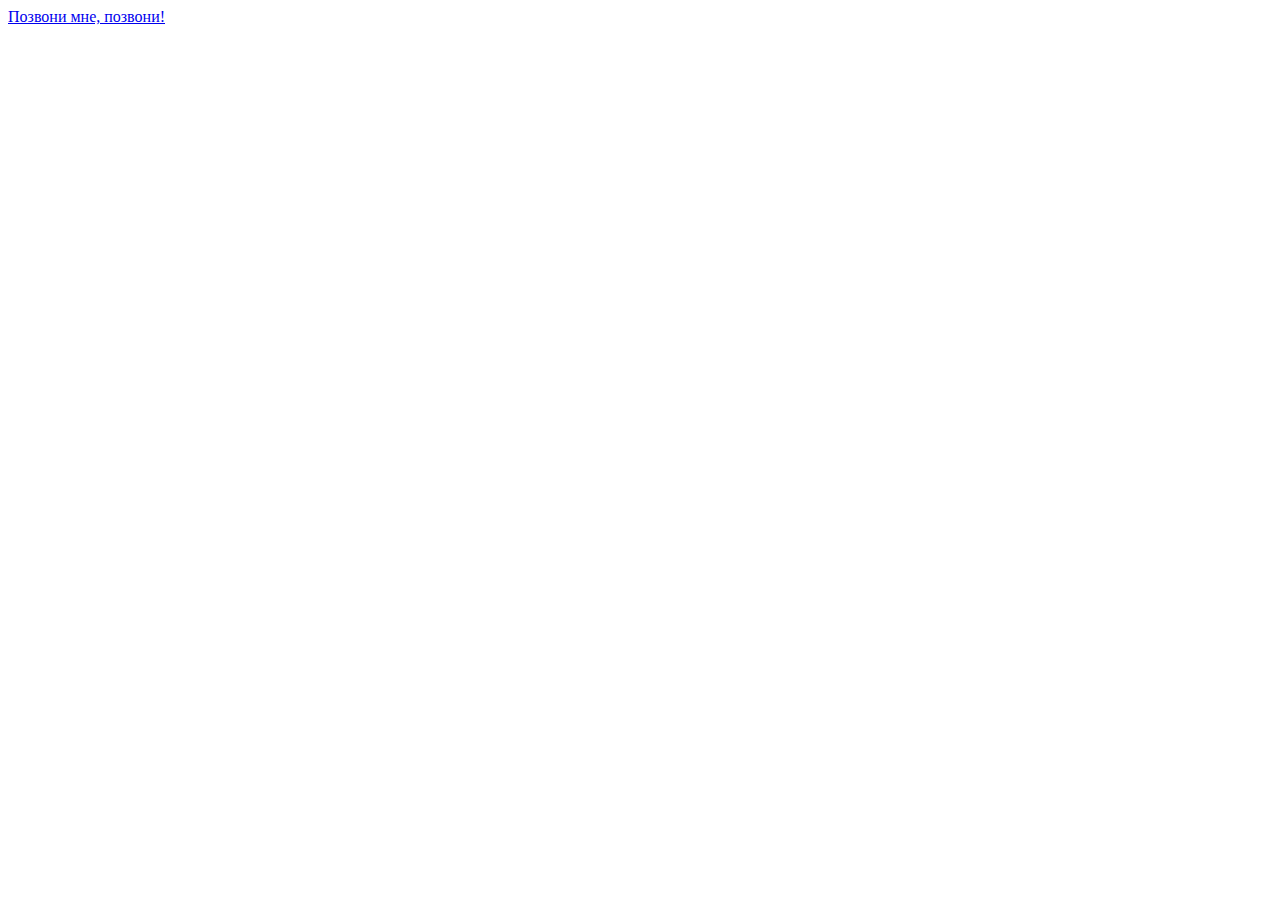
<file: App/index.html>
<!-- see YouTube Video about it — https://youtu.be/VcBJmHNSxG4 -->
<html>
<head>
<meta charset="utf-8" />
<script type="text/javascript" src="https://cdn.voximplant.com/edge/voximplant.min.js"></script>
<script type="text/javascript">
var initialized = false, // SDK загружено
     loggedIn = false, // пользователь авторизован
     connected = false, // получено соединение с VoxImplant сервером
     voxImplant = VoxImplant.getInstance();

// добавляем прослушивателей основных событий
// событие загрузки SDK
voxImplant.addEventListener(VoxImplant.Events.SDKReady, handleSDKReady);
// событие установки соединения с сервером VoxImplant
voxImplant.addEventListener(VoxImplant.Events.ConnectionEstablished, handleConnectionEstablished);
// событие авторизации пользователя на сервере VoxImplant
voxImplant.addEventListener(VoxImplant.Events.AuthResult, handleAuthResult);

// SDK загружен, соединяемся с VoxImplant сервером
function handleSDKReady() {
     initialized = true;
     voxImplant.connect();
}

// соединились с VoxImplant сервером успешно, авторизуем юзера
function handleConnectionEstablished() {
     connected = true;
     login();
}

// проверяем статус авторизации
function handleAuthResult(e) {
     if (e.result) {
          // Авторизовались успешно
          loggedIn = true;
          makeCall();
     }
}

// проводим авторизацию
function login(){
    // данные созданного пользователя и приложения
	voxImplant.login("evgeny.shebunin@myapp.evgenyhs.n4.voximplant.com", "Ktnj2020+");
}

function makeCall(){
     var call = voxImplant.call("79522588656"); // ваш номер для дозвона
}

function testCall() {
     // если SDK не инициализирован - проводим процесс
     if (!initialized) voxImplant.init();
     else {
          // если не установлено соединение с сервером VoxImplant - устанавливаем
          if (!voxImplant.connected()) voxImplant.connect();
          else {
               // если юзер не авторизован - авторизуем, если авторизован - звоним
               if (!loggedIn) login();
               else makeCall();
          }
     }
}
</script>
</head>
<body>
     <a href="javascript:testCall()">Позвони мне, позвони!</a><br/>
</body>
</html>
</file>
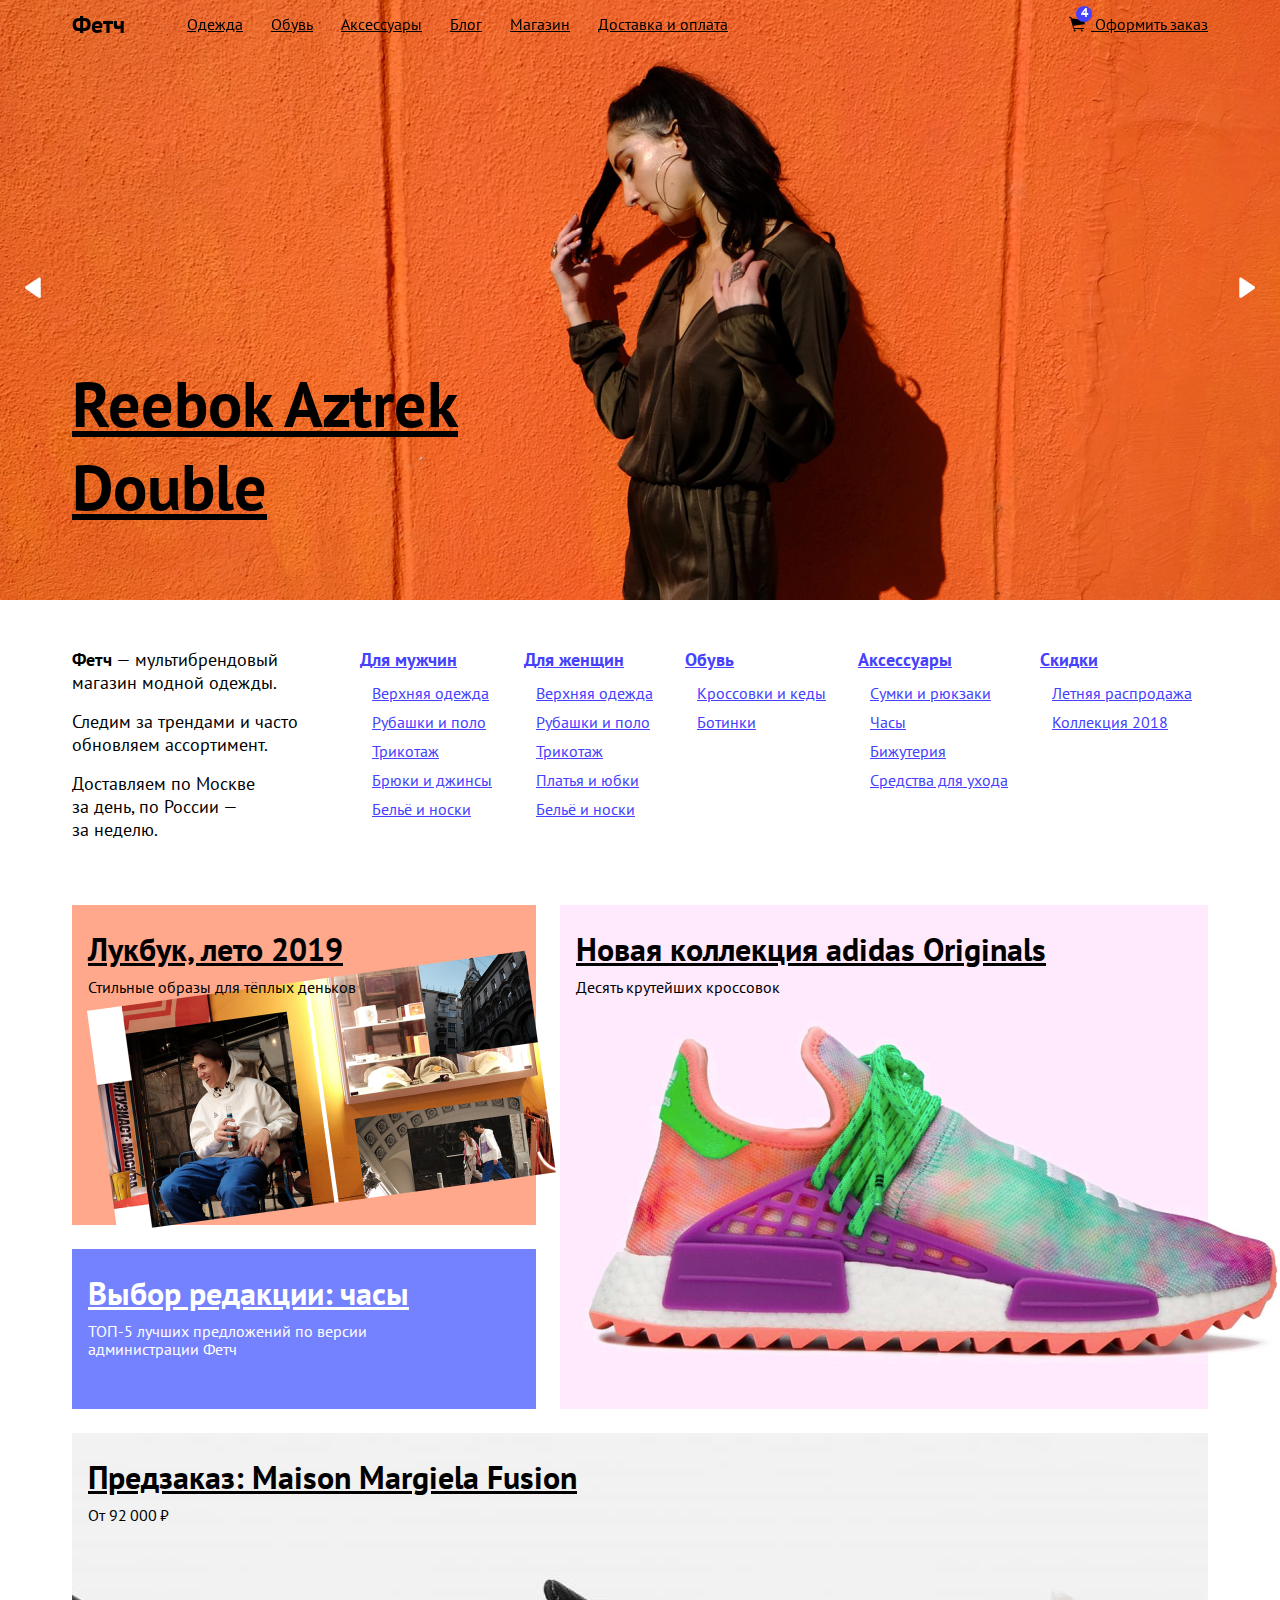
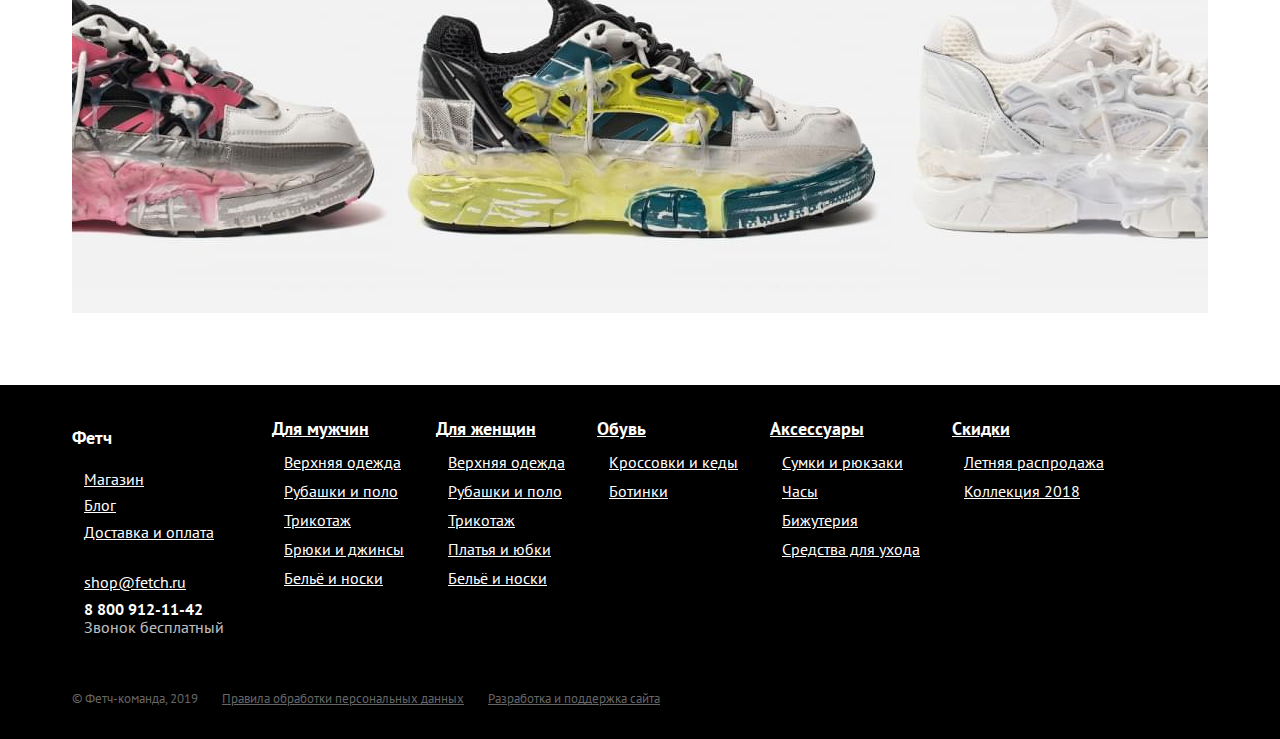
<file: Fetch/index.html>
<!DOCTYPE html>
<html lang="ru">
<head>
    <meta charset="UTF-8">
    <meta name="viewport" content="width=device-width, initial-scale=1.0">
    <meta name="Keywords" content="Фетч, одежда, мужская одежда, женская одежда, обувь">
    <meta name="Description" content="Фетч. Магазин одежды">

    <link href="https://fonts.googleapis.com/css?family=PT+Sans:400,700&display=swap&subset=cyrillic" rel="stylesheet">
    <link rel="stylesheet" href="styles/libs.min.css">
    <link rel="stylesheet" href="styles/style.css">
    <title>Fetch</title>
</head>
<body>
    
    
    
<header class="header" data-theme="white">

    <div class="container">
        <div class="header__inner">
            
            <a href="#" class="header__logo" itemscope itemtype="http://www.schema.org/SiteNavigationElement">
                <h3>Фетч</h3>  
            </a>        
            
            <div class="header__nav" itemscope itemtype="http://www.schema.org/SiteNavigationElement">
                <a href="catalog.html" class="header__link" title="Одежда"     itemprop="url">Одежда</a>
                <a href="catalog.html" class="header__link" title="Обувь"      itemprop="url">Обувь</a>
                <a href="catalog.html" class="header__link" title="Аксессуары" itemprop="url">Аксессуары</a>
                <a href="about.html" class="header__link" title="Блог"       itemprop="url">Блог</a>
                <a href="about.html" class="header__link" title="Магазин"    itemprop="url">Магазин</a>
                <a href="about.html" class="header__link" title="Доставка и оплата" itemprop="url">Доставка и оплата</a>
            </div>
            <a href="checkout.html" class="header__cart" title="Оформить заказ">
                <span class="header__icon icon-cart">
                    <span class="header__cart--count">4</span>
                </span>
                <p class="header__cart--text">Оформить заказ</p>
            </a>
        </div>
    </div>
</header>
    <div class="main__slider">
    
    
        
        <div class="slider__item" data-theme=white>
            <img    src        ="assets/img/main_slide_img_1.png"
                    class      ="slider__img"
                    alt        ="Main slider image"
            >
            <div class="container">
                <h1    class="slider__text" 
                    data-color-text=black
                >
                Reebok Aztrek Double
                </h1>
            </div>
        </div>
        
    
        
        <div class="slider__item" data-theme=black>
            <img    src        ="assets/img/main_slide_img_2.png"
                    class      ="slider__img"
                    alt        ="Main slider image"
            >
            <div class="container">
                <h1    class="slider__text" 
                    data-color-text=black
                >
                Reebok Aztrek Double
                </h1>
            </div>
        </div>
        
    
        
        <div class="slider__item" data-theme=black>
            <img    src        ="assets/img/main_slide_img_3.webp"
                    class      ="slider__img"
                    alt        ="Main slider image"
            >
            <div class="container">
                <h1    class="slider__text" 
                    data-color-text=white
                >
                Nike ACG: навстречу новым открытиям
                </h1>
            </div>
        </div>
        
    
        
        <div class="slider__item" data-theme=black>
            <img    src        ="assets/img/main_slide_img_4.png"
                    class      ="slider__img"
                    alt        ="Main slider image"
            >
            <div class="container">
                <h1    class="slider__text" 
                    data-color-text=white
                >
                Распродажа до −15%
                </h1>
            </div>
        </div>
        
    
</div>
    <section class="categories">
    <div class="container">
        <div class="categories__inner">
            <div class="categories__text">
                <p><span class="categories__text--title">Фетч</span> — мультибрендовый магазин модной одежды.</p>
                <p>Следим за трендами и часто обновляем ассортимент.</p>
                <p>Доставляем по Москве за день, по России — за неделю.</p>
            </div>
            
<div class="menu__content">
    
        <div class="menu__content--group">
            <h4 class="menu__content--title"><a href="#" class="menu__link" >Для мужчин</a></h4>
            <ul class="menu__content--items">
                
                    <li><a href="#" class="menu__link">Верхняя одежда</a></li>
                
                    <li><a href="#" class="menu__link">Рубашки и поло</a></li>
                
                    <li><a href="#" class="menu__link">Трикотаж</a></li>
                
                    <li><a href="#" class="menu__link">Брюки и джинсы</a></li>
                
                    <li><a href="#" class="menu__link">Бельё и носки</a></li>
                
            </ul>
        </div>
    
        <div class="menu__content--group">
            <h4 class="menu__content--title"><a href="#" class="menu__link" >Для женщин</a></h4>
            <ul class="menu__content--items">
                
                    <li><a href="#" class="menu__link">Верхняя одежда</a></li>
                
                    <li><a href="#" class="menu__link">Рубашки и поло</a></li>
                
                    <li><a href="#" class="menu__link">Трикотаж</a></li>
                
                    <li><a href="#" class="menu__link">Платья и юбки</a></li>
                
                    <li><a href="#" class="menu__link">Бельё и носки</a></li>
                
            </ul>
        </div>
    
        <div class="menu__content--group">
            <h4 class="menu__content--title"><a href="#" class="menu__link" >Обувь</a></h4>
            <ul class="menu__content--items">
                
                    <li><a href="#" class="menu__link">Кроссовки и кеды</a></li>
                
                    <li><a href="#" class="menu__link">Ботинки</a></li>
                
            </ul>
        </div>
    
        <div class="menu__content--group">
            <h4 class="menu__content--title"><a href="#" class="menu__link" >Аксессуары</a></h4>
            <ul class="menu__content--items">
                
                    <li><a href="#" class="menu__link">Сумки и рюкзаки</a></li>
                
                    <li><a href="#" class="menu__link">Часы</a></li>
                
                    <li><a href="#" class="menu__link">Бижутерия</a></li>
                
                    <li><a href="#" class="menu__link">Средства для ухода</a></li>
                
            </ul>
        </div>
    
        <div class="menu__content--group">
            <h4 class="menu__content--title"><a href="#" class="menu__link" >Скидки</a></h4>
            <ul class="menu__content--items">
                
                    <li><a href="#" class="menu__link">Летняя распродажа</a></li>
                
                    <li><a href="#" class="menu__link">Коллекция 2018</a></li>
                
            </ul>
        </div>
    
</div>
        </div>
    </div>
</section>
    <section class="promo">
    <div class="container">
        <div class="promo__inner">
            
            
                <div class="promo__block promo__block--1">
                    <div class="promo__content">
                        <h2 class="promo__title promo__title--1">Лукбук, лето 2019</h2>
                        <p class="promo__subtitle promo__subtitle--1">Стильные образы для тёплых деньков</p>
                        
                        
                        <div class="promo__img">
                            <div class="promo__img--1">
                                
                                
                                    <img    src="assets/img/promo_1.png" 
                                        alt="Promo Image" 
                                    >
                                
                                
                            </div>
                        </div>
                        
                    </div>
                </div>
            
                <div class="promo__block promo__block--2">
                    <div class="promo__content">
                        <h2 class="promo__title promo__title--2">Выбор редакции: часы</h2>
                        <p class="promo__subtitle promo__subtitle--2">ТОП-5 лучших предложений по версии администрации Фетч</p>
                        
                        
                    </div>
                </div>
            
                <div class="promo__block promo__block--3">
                    <div class="promo__content">
                        <h2 class="promo__title promo__title--3">Новая коллекция adidas Originals</h2>
                        <p class="promo__subtitle promo__subtitle--3">Десять крутейших кроссовок</p>
                        
                        
                        <div class="promo__img">
                            <div class="promo__img--3">
                                
                                
                                    <img    src="assets/img/promo_2.png" 
                                        alt="Promo Image" 
                                    >
                                
                                
                            </div>
                        </div>
                        
                    </div>
                </div>
            
                <div class="promo__block promo__block--4">
                    <div class="promo__content">
                        <h2 class="promo__title promo__title--4">Предзаказ: Maison Margiela Fusion</h2>
                        <p class="promo__subtitle promo__subtitle--4">От 92 000 ₽</p>
                        
                        
                        <div class="promo__img">
                            <div class="promo__img--4">
                                
                                
                                    <img    src="assets/img/promo_3.jpg" 
                                        alt="Promo Image" 
                                    >
                                
                                
                                
                                    <img    src="assets/img/promo_4.jpg" 
                                        alt="Promo Image" 
                                    >
                                
                                
                                
                                    <img    src="assets/img/promo_5.jpg" 
                                        alt="Promo Image" 
                                    >
                                
                                
                            </div>
                        </div>
                        
                    </div>
                </div>
            
        </div>
    </div>
</section>
    <footer class="footer">
    
    <div class="container">
        <div class="footer__inner">
            <div class="footer__content">
                <h2 class="footer__title">Фетч</h2>
                <ul class="footer__links">
                    <li><a href="#">Магазин</a></li>
                    <li><a href="#">Блог</a></li>
                    <li><a href="#">Доставка и оплата</a></li>
                    <!-- <li class="footer__links--email"><a href="#" >shop@fetch.ru</a></li>
                    <li class="footer__links--phone">
                        <a href="#" class="phone">
                            <span class="phone__number">8 800 912-11-42</span>
                            <span class="phone__subtitle phone__subtitle--footer">Звонок бесплатный</span>
                        </a>
                    </li> -->
                
<ul class="contacts contacts--footer">

    <li class="contacts__email"><a href="#" class="contacts__link">shop@fetch.ru</a></li>
    
    <li class="contacts__phone contacts__phone--footer">
    
        <a href="#" class="phone contacts__link">
            <span class="phone__number">8 800 912-11-42</span>
            
            <span class="phone__subtitle--footer">Звонок бесплатный</span>
            
        </a>
    </li>
</ul>
                </ul>
            </div>
            
<div class="menu__content">
    
        <div class="menu__content--group">
            <h4 class="menu__content--title"><a href="#" class="menu__link" >Для мужчин</a></h4>
            <ul class="menu__content--items">
                
                    <li><a href="#" class="menu__link">Верхняя одежда</a></li>
                
                    <li><a href="#" class="menu__link">Рубашки и поло</a></li>
                
                    <li><a href="#" class="menu__link">Трикотаж</a></li>
                
                    <li><a href="#" class="menu__link">Брюки и джинсы</a></li>
                
                    <li><a href="#" class="menu__link">Бельё и носки</a></li>
                
            </ul>
        </div>
    
        <div class="menu__content--group">
            <h4 class="menu__content--title"><a href="#" class="menu__link" >Для женщин</a></h4>
            <ul class="menu__content--items">
                
                    <li><a href="#" class="menu__link">Верхняя одежда</a></li>
                
                    <li><a href="#" class="menu__link">Рубашки и поло</a></li>
                
                    <li><a href="#" class="menu__link">Трикотаж</a></li>
                
                    <li><a href="#" class="menu__link">Платья и юбки</a></li>
                
                    <li><a href="#" class="menu__link">Бельё и носки</a></li>
                
            </ul>
        </div>
    
        <div class="menu__content--group">
            <h4 class="menu__content--title"><a href="#" class="menu__link" >Обувь</a></h4>
            <ul class="menu__content--items">
                
                    <li><a href="#" class="menu__link">Кроссовки и кеды</a></li>
                
                    <li><a href="#" class="menu__link">Ботинки</a></li>
                
            </ul>
        </div>
    
        <div class="menu__content--group">
            <h4 class="menu__content--title"><a href="#" class="menu__link" >Аксессуары</a></h4>
            <ul class="menu__content--items">
                
                    <li><a href="#" class="menu__link">Сумки и рюкзаки</a></li>
                
                    <li><a href="#" class="menu__link">Часы</a></li>
                
                    <li><a href="#" class="menu__link">Бижутерия</a></li>
                
                    <li><a href="#" class="menu__link">Средства для ухода</a></li>
                
            </ul>
        </div>
    
        <div class="menu__content--group">
            <h4 class="menu__content--title"><a href="#" class="menu__link" >Скидки</a></h4>
            <ul class="menu__content--items">
                
                    <li><a href="#" class="menu__link">Летняя распродажа</a></li>
                
                    <li><a href="#" class="menu__link">Коллекция 2018</a></li>
                
            </ul>
        </div>
    
</div>
        </div>
    </div>
</footer> 
    <div class="footer__ligth">
    <div class="container">
        <div class="footer__ligth--inner">
            <p class="copirate">© Фетч-команда, 2019</p>
            <a href="#" class="person">Правила обработки персональных данных</a>
            <a href="#" class="info">Разработка и поддержка сайта</a>
        </div>
    </div>
</div>
    
    <script src="scripts/libs.min.js"></script>

    <script src="scripts/bundle.js"></script>
</body>
</html>
</file>
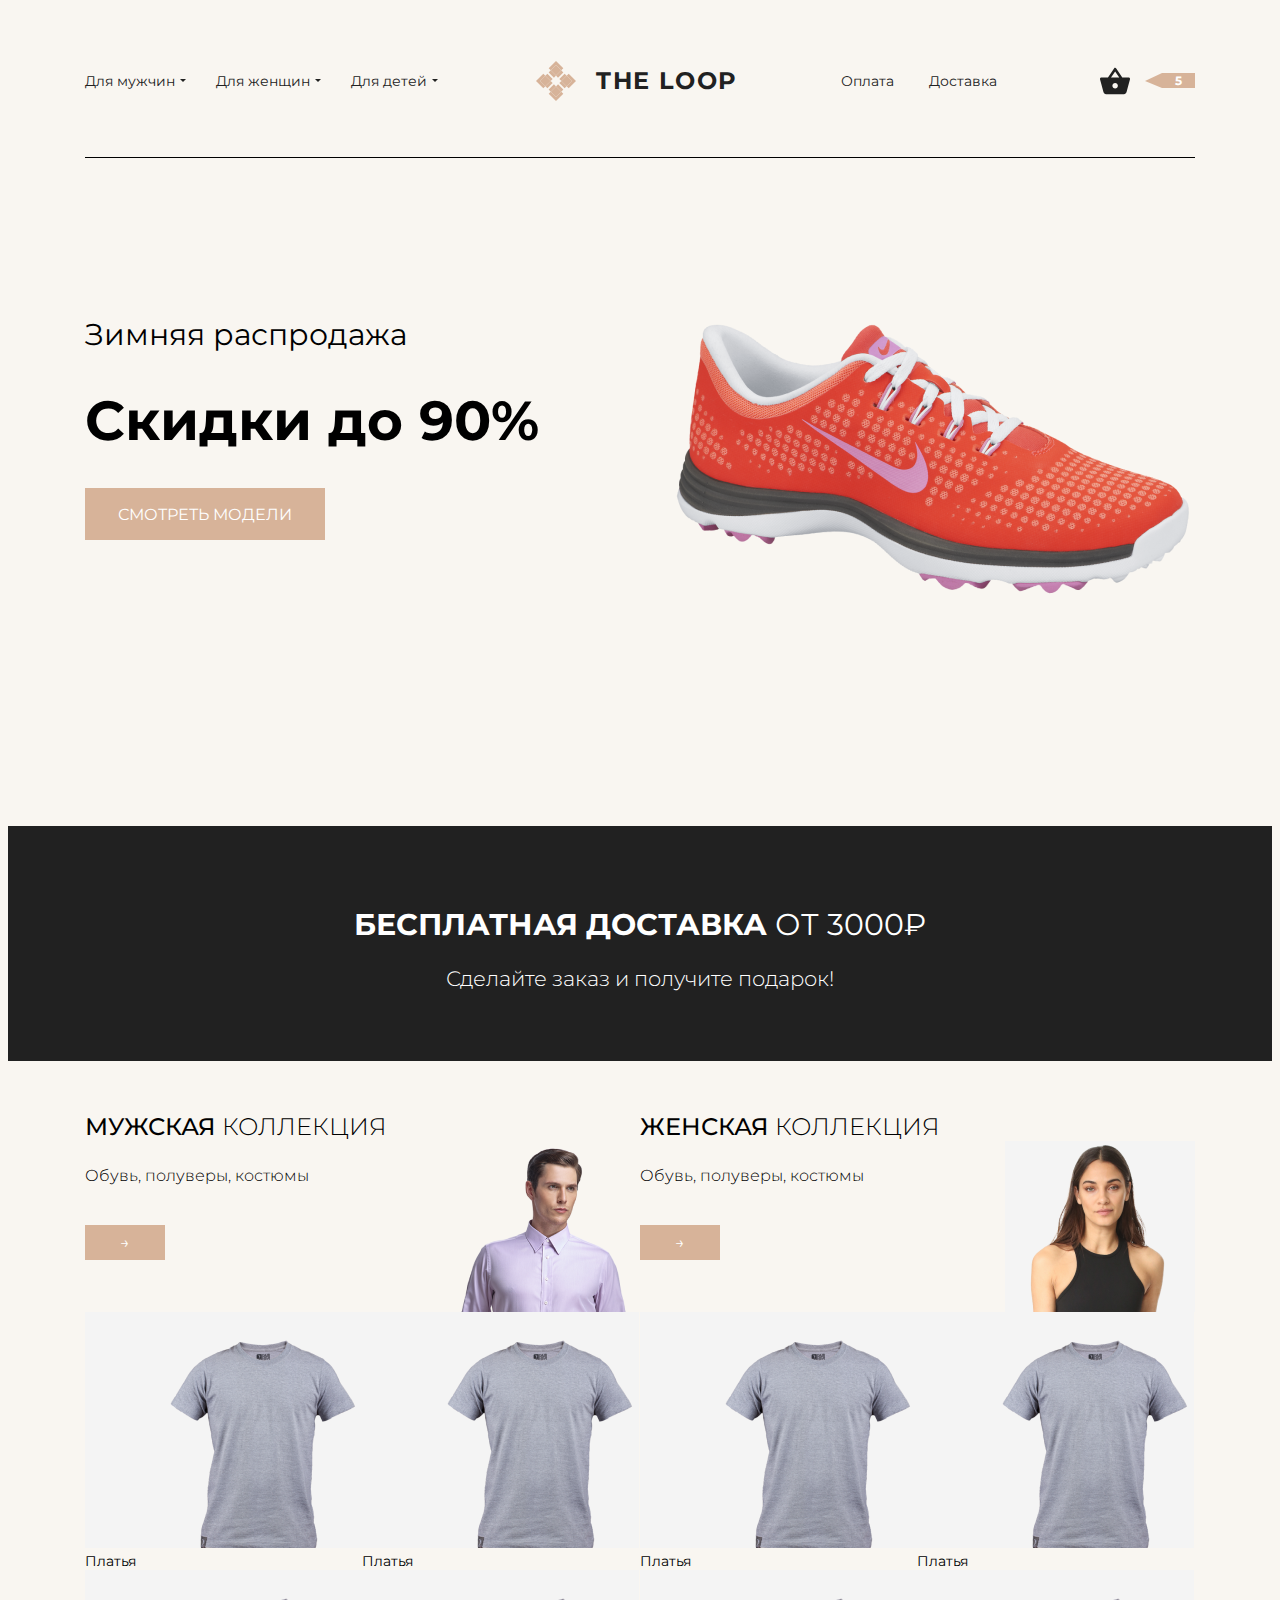
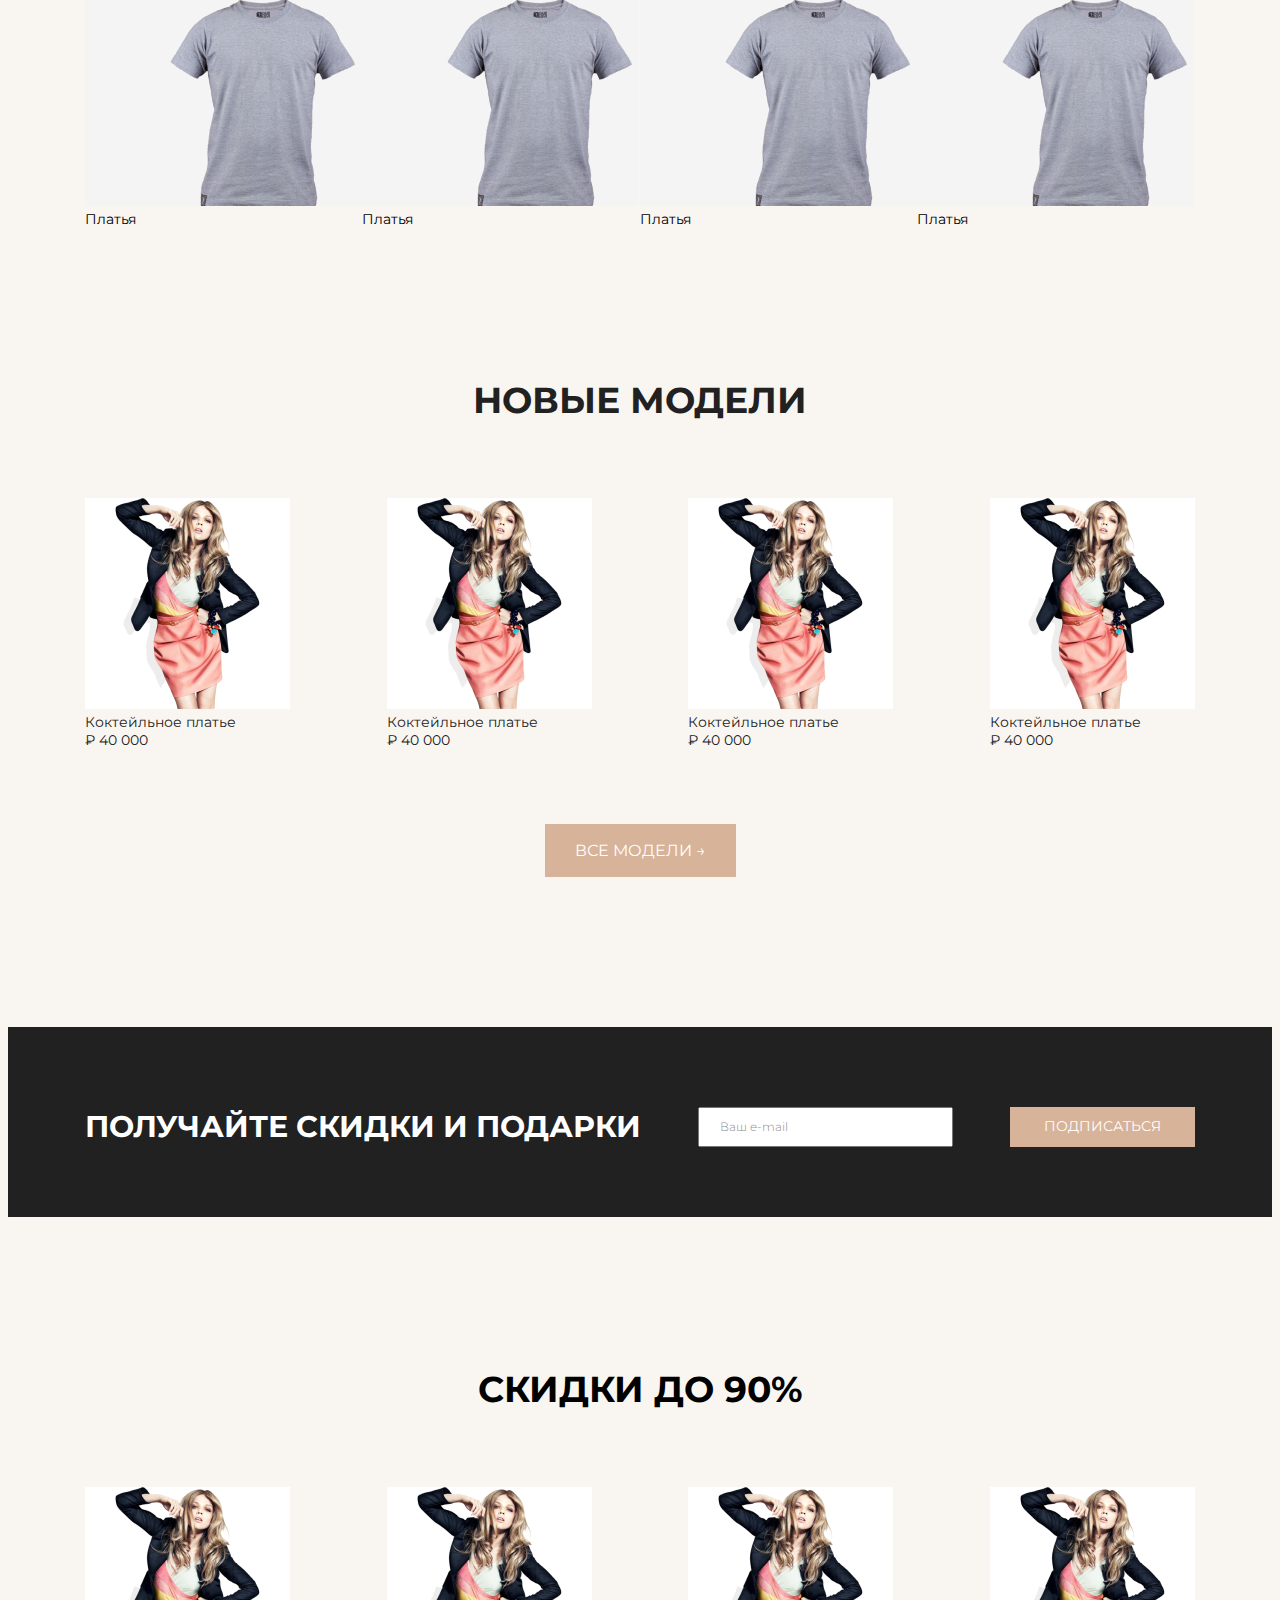
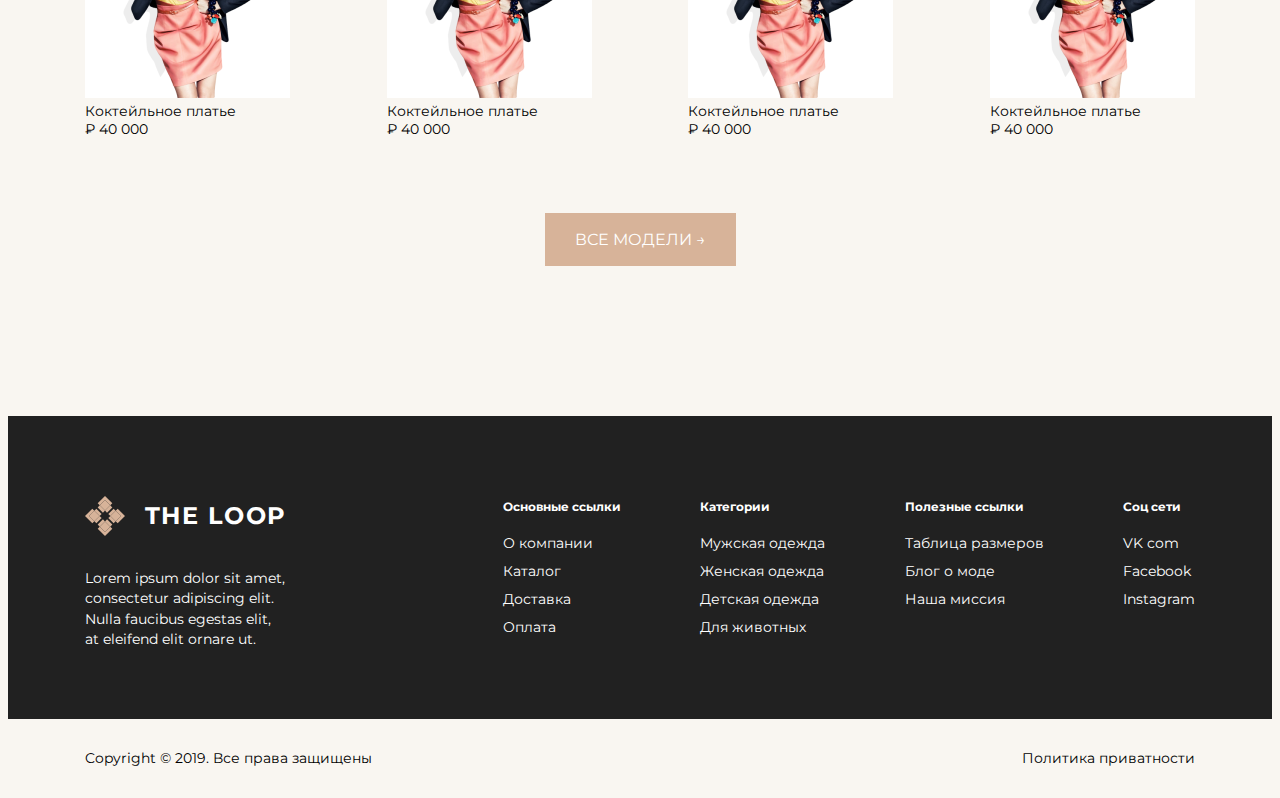
<file: Loop/index.html>
<!DOCTYPE html>
<html lang="en">
<head>
    <meta charset="UTF-8">
    <meta name="viewport" content="width=device-width, initial-scale=1.0">
    <meta http-equiv="X-UA-Compatible" content="ie=edge">
    <link href="https://fonts.googleapis.com/css?family=Montserrat:300,400,500,700&display=swap&subset=cyrillic" rel="stylesheet">
    <link rel="stylesheet" href="css/style.css">
    <title>The Loop</title>
</head>
<body>
    <header class="header">
        <div class="container">
            <div class="header__inner">
                <nav class="nav">
                    <a href="#" class="nav__link">Для мужчин</a>
                    <a href="#" class="nav__link">Для женщин</a>
                    <a href="#" class="nav__link">Для детей</a>
                </nav><!--/.nav-->
                <div class="logo">
                    <img src="img/logo.svg" alt="" class="logo__img">
                    <h4 class="logo__title">the loop</h4>
                </div><!--/.logo-->
                <div class="services">
                    <a href="#" class="services__link">Оплата</a>
                    <a href="#" class="services__link">Доставка</a>
                </div><!--/.services-->
                <div class="basket">
                    <img src="img/Vector.svg" alt="" class="basket__img">
                    <div class="counter">
                        <div class="triangle"></div>
                        <div class="rectangle"><span class="count">5</span></div>
                    </div>
                </div><!--/.basket-->
            </div><!--/.header__inner-->
        </div><!--/.container-->
    </header><!--/.header-->
    <section class="intro">
        <div class="container">
            <div class="intro__inner">
                <div class="intro__content">
                    <p class="intro__subtitle">Зимняя распродажа</p>
                    <h1 class="intro__title">Скидки до 90%</h1>
                    <a href="#" class="button">Смотреть модели</a>
                </div>
                <div class="intro__photo">
                    <img src="img/running_shoes_PNG5823.png" alt="" class="photo">
                </div>
            </div><!--/.intro__inner-->
        </div><!--/.container-->
    </section><!--/.intro-->
    <section class="offer">
        <div class="container">
            <div class="offer__inner">
                <h2 class="offer__title">Бесплатная доставка <span class="offer__title offer__title--ligth">от 3000₽</span></h2>
                <p class="offer__subtitle">Сделайте заказ и получите подарок!</p>
            </div>
        </div>
    </section><!--/.offer-->
    <div class="collections">
        <div class="container">
            <div class="collections__nav">
                <div class="collections__man">
                    <div class="collections__card">
                        <div class="collections__descr">
                            <p class="collections__title">Мужская <span class="collections__title collections__title--ligth">коллекция</span></p>
                            <p class="collections__text">Обувь, полуверы, костюмы</p>
                            <a href="#" class="button button--sm">&#8594</a>
                        </div>
                        <img src="img/Man.png" alt="" class="collections__photo">
                    </div>
                    <div class="catalog">
                        <div class="catalog__col">
                            <div class="item">
                                <img src="img/item.png" alt="" class="work__img">
                                <p class="item__title">Платья</p>
                            </div>
                        </div>
                        <div class="catalog__col">
                            <div class="item">
                                <img src="img/item.png" alt="" class="work__img">
                                <p class="item__title">Платья</p>
                            </div>
                        </div>
                        <div class="catalog__col">
                            <div class="item">
                                <img src="img/item.png" alt="" class="work__img">
                                <p class="item__title">Платья</p>
                            </div>
                        </div>
                        <div class="catalog__col">
                            <div class="item">
                                <img src="img/item.png" alt="" class="work__img">
                                <p class="item__title">Платья</p>
                            </div>
                        </div>
                    </div><!--/.catalog-->
                </div>
                <div class="collections__woman">
                    <div class="collections__card">
                        <div class="collections__descr">
                            <p class="collections__title">Женская <span class="collections__title collections__title--ligth">коллекция</span></p>
                            <p class="collections__text">Обувь, полуверы, костюмы</p>
                            <a href="#" class="button button--sm">&#8594</a>
                        </div>
                        <img src="img/Woman.png" alt="" class="collections__photo">
                    </div>
                    <div class="catalog">
                        <div class="catalog__col">
                            <div class="item">
                                <img src="img/item.png" alt="" class="work__img">
                                <p class="item__title">Платья</p>
                            </div>
                        </div>
                        <div class="catalog__col">
                            <div class="item">
                                <img src="img/item.png" alt="" class="work__img">
                                <p class="item__title">Платья</p>
                            </div>
                        </div>
                        <div class="catalog__col">
                            <div class="item">
                                <img src="img/item.png" alt="" class="work__img">
                                <p class="item__title">Платья</p>
                            </div>
                        </div>
                        <div class="catalog__col">
                            <div class="item">
                                <img src="img/item.png" alt="" class="work__img">
                                <p class="item__title">Платья</p>
                            </div>
                        </div>
                    </div><!--/.catalog-->
                </div>
            </div><!--/.collections__nav-->
        </div><!--/.container-->
    </div><!--/.collections-->
    <section class="models">
        <div class="container">
            <div class="models__inner">
                <h3 class="models__title">Новые модели</h3>
                <div class="models__catalog">
                    <div class="dress__col">
                        <img src="img/item2.png" alt="" class="dress__img">
                        <div class="dress_title">Коктейльное платье</div>
                        <div class="dress__price">₽ 40 000</div>
                    </div>
                    <div class="dress__col">
                        <img src="img/item2.png" alt="" class="dress__img">
                        <div class="dress_title">Коктейльное платье</div>
                        <div class="dress__price">₽ 40 000</div>
                    </div>
                    <div class="dress__col">
                        <img src="img/item2.png" alt="" class="dress__img">
                        <div class="dress_title">Коктейльное платье</div>
                        <div class="dress__price">₽ 40 000</div>
                    </div>
                    <div class="dress__col">
                        <img src="img/item2.png" alt="" class="dress__img">
                        <div class="dress_title">Коктейльное платье</div>
                        <div class="dress__price">₽ 40 000</div>
                    </div>
                </div>
                <a href="" class="button">Все модели &#8594</a>
            </div><!--/.models__inner-->
        </div>
    </section><!--/.models-->
    <section class="offer">
        <div class="container">
            <div class="offer__inner">
                <div class="offer__form">
                    <h2 class="offer__title">Получайте скидки и подарки</h2>
                    <input type="email" value="Ваш e-mail" name="email" id="" class="offer__email">
                    <a href="#" class="button button--md">Подписаться</a>
                </div>
            </div><!--/.offer__inner-->
        </div>
    </section><!--/.offer-->
    <div class="sale">
        <div class="container">
            <div class="models__inner">
                <h3 class="models__title">СКИДКИ ДО 90%</h3>
                <div class="models__catalog">
                    <div class="dress__col">
                        <img src="img/item2.png" alt="" class="dress__img">
                        <div class="dress_title">Коктейльное платье</div>
                        <div class="dress__price">₽ 40 000</div>
                    </div>
                    <div class="dress__col">
                        <img src="img/item2.png" alt="" class="dress__img">
                        <div class="dress_title">Коктейльное платье</div>
                        <div class="dress__price">₽ 40 000</div>
                    </div>
                    <div class="dress__col">
                        <img src="img/item2.png" alt="" class="dress__img">
                        <div class="dress_title">Коктейльное платье</div>
                        <div class="dress__price">₽ 40 000</div>
                    </div>
                    <div class="dress__col">
                        <img src="img/item2.png" alt="" class="dress__img">
                        <div class="dress_title">Коктейльное платье</div>
                        <div class="dress__price">₽ 40 000</div>
                    </div>
                </div>
                <a href="" class="button">Все модели &#8594</a>
            </div><!--/.models__inner-->
        </div>
    </div><!--/.sale-->
    <div class="offer">
        <div class="container">
            <div class="offer__row">
                <div class="offer__inner">
                    <div class="logo">
                        <img src="img/logo.svg" alt="" class="logo__img">
                        <h4 class="logo__title logo__title--wt">the loop</h4>
                    </div><!--/.logo-->
                    <p class="offer__text">Lorem ipsum dolor sit amet, consectetur adipiscing elit. Nulla faucibus egestas elit, at eleifend elit ornare ut.</p>
                </div><!--/.offer__inner-->
                <div class="offer__links">
                    <div class="offer__links--main">
                        <h5 class="offer__links__title">Основные ссылки</h5>
                        <a href="" class="offer__link">О компании</a>
                        <a href="" class="offer__link">Каталог</a>
                        <a href="" class="offer__link">Доставка</a>
                        <a href="" class="offer__link">Оплата</a>
                    </div>
                    <div class="offer__links--category">
                        <h5 class="offer__links__title">Категории</h5>
                        <a href="" class="offer__link">Мужская одежда</a>
                        <a href="" class="offer__link">Женская одежда</a>
                        <a href="" class="offer__link">Детская одежда</a>
                        <a href="" class="offer__link">Для животных</a>
                    </div>
                    <div class="offer__links--musthave">
                        <h5 class="offer__links__title">Полезные ссылки</h5>
                        <a href="" class="offer__link">Таблица размеров</a>
                        <a href="" class="offer__link">Блог о моде</a>
                        <a href="" class="offer__link">Наша миссия</a>
                    </div>
                    <div class="offer__links--social">
                        <h5 class="offer__links__title">Соц сети</h5>
                        <a href="" class="offer__link">VK com</a>
                        <a href="" class="offer__link">Facebook</a>
                        <a href="" class="offer__link">Instagram</a>
                    </div>
                </div><!--/.offer__link-->
            </div><!--/.offer__row-->
        </div>
    </div>
    <footer class="footer">
        <div class="container">
            <div class="footer__inner">
                <div class="footer__rigth">
                    Copyright © 2019. Все права защищены
                </div>
                <div class="footer__left">
                    Политика приватности
                </div>
            </div>
        </div>
    </footer>
</body>
</html>
</file>
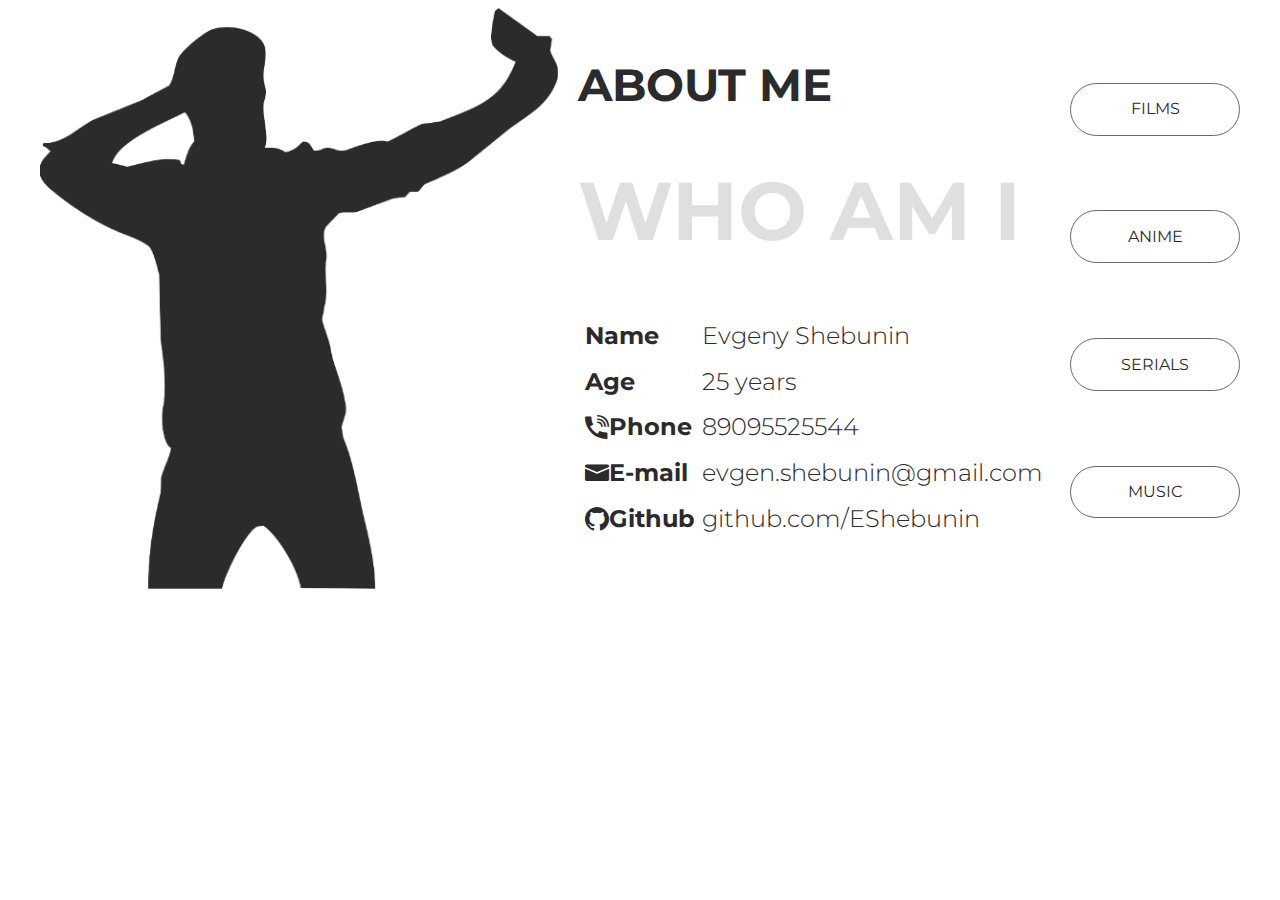
<file: Person/index.html>
<!DOCTYPE html>
<html lang="en">
<head>
    <meta charset="UTF-8">
    <meta name="viewport" content="width=device-width, initial-scale=1.0">
    <link href="https://fonts.googleapis.com/css?family=Montserrat:200,300,300i,400,700&display=swap" rel="stylesheet">
    <link rel="stylesheet" href="styles/style.css">
    <title>Person</title>
</head>
<body>
    <section class="person" itemscope itemtype="https://schema.org/Person">
        <div class="container">
            <div class="about">
                <div class="about__photo" itemprop="image">
                    <img src="assets/img/designer_photo.png" alt="" class="photo">
                </div>
                <div class="about__content">
                    <h2 class="about__subtitle">ABOUT ME</h2>
                    <h1 class="about__title">WHO AM I</h1>
                    <div class="about__text">
                    
                    
                        <table class="about__table">
                            <tbody>
                                
                                <tr>
                                    
                                        <th>Name</th>
                                        <td>Evgeny Shebunin</td>
                                    
                                </tr>
                                
                                <tr>
                                    
                                        <th>Age</th>
                                        <td>25 years</td>
                                    
                                </tr>
                                
                                <tr>
                                    
                                        <th class=icon-telephone itemprop="telephone" >Phone</th>
                                        <td>89095525544</td>
                                    
                                </tr>
                                
                                <tr>
                                     
                                        <th class=icon-email itemprop="email" >E-mail</th>
                                        <td>evgen.shebunin@gmail.com</td>
                                    
                                </tr>
                                
                                <tr>
                                    
                                        <th class=icon-github>Github</th>
                                        <td>github.com/EShebunin</td>
                                    
                                </tr>
                                
                            </tbody>
                        </table>
                    </div>
                </div>
                <div class="about__link">
                    <a class = "btn" href="https://hd.kinopoisk.ru/film/45b63ee83d9ea3c293a927da58e6ce1d/?from_block=button_online">Films</a>
                    <a class = "btn" href="https://shikimori.one/">Anime</a>
                    <a class = "btn" href="https://www.netflix.com/ru/">Serials</a>
                    <a class = "btn" href="https://music.yandex.ru/users/evgen.shebunin/playlists">Music</a>
                </div>
            </div>
        </div>
    </section>
</body>
</html>
</file>
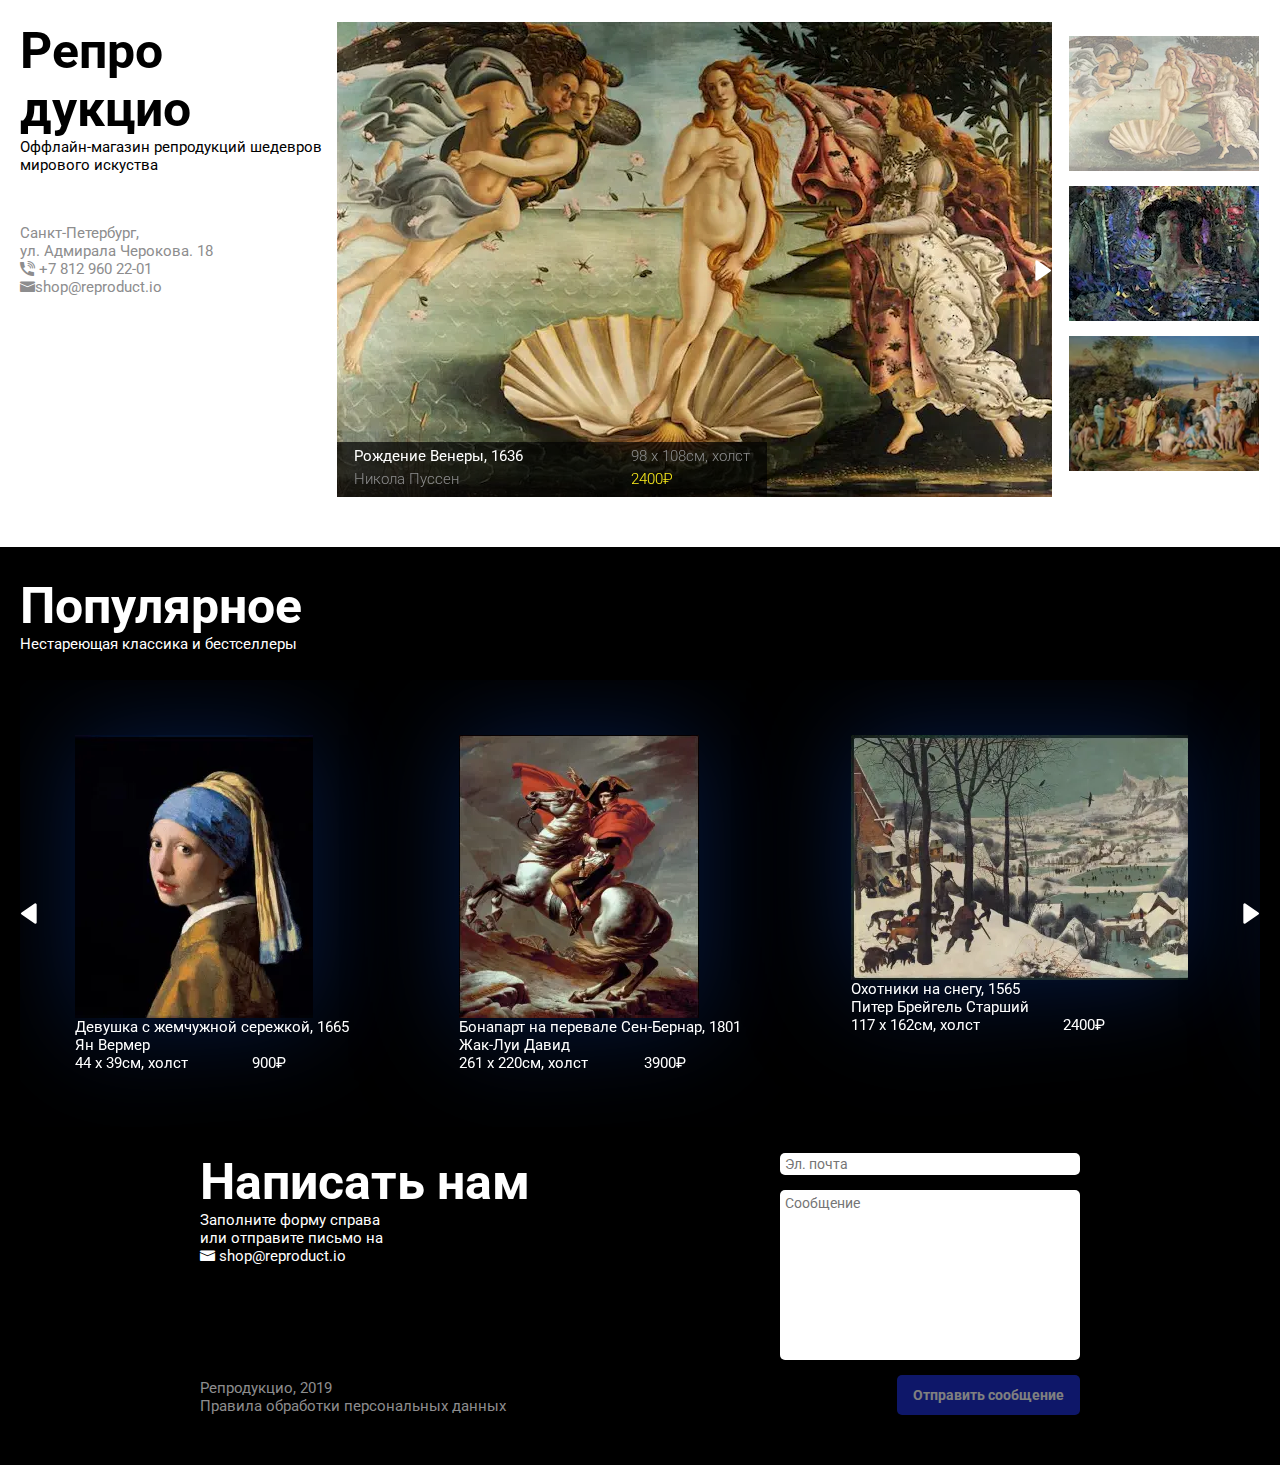
<file: Reproduct/index.html>
<!DOCTYPE html>
<html lang="en">
<head>
    <meta charset="UTF-8">
    <meta name="viewport" content="width=device-width, initial-scale=1.0">
    <link rel="preconnect" href="https//fonts.googleapis.com">
    <link rel="preload" href="assets/fonts/fontello.woff2" as="font" crossorigin>
    <link href="https://fonts.googleapis.com/css?family=Roboto:300,400,700&display=swap&subset=cyrillic" rel="stylesheet">
    <link rel="stylesheet" href="styles/main.css">
    <title>Reproduct</title>
</head>
<body itemscope itemtype="https://schema.org/Store">
    <header class="header">
    <div class="container">
        <div class="header__inner">
            <div class="header__text">
                <h1 class="title title--header" itemprop="legalName">
                    Репро дукцио
                </h1>
                <p class="description description--header" itemprop="knowsAbout">
                    Оффлайн-магазин репродукций шедевров мирового искуства
                </p>
                <div class="info info--header">
                    <p class="info__address" itemprop="address">
                        Санкт-Петербург,<br> ул. Адмирала Черокова. 18
                    </p>
                    <a  href="tel:+78129602201"
                        class="info__telephone icon-telephone"
                        itemprop = "telephone"
                        content = "+78129602201"
                    >
                        +7 812 960 22-01
                    </a>
                    <a href="email:shop@reproduct.io" class="info__email icon-email" itemprop="email" content = "shop@reproduct.io">shop@reproduct.io</a>
                </div>
            </div>
            <!-- /.header__text -->
            <div class="header__sliders">
                <div class="header__slider">
                    
                    
                        
                        <div class="slider__box">
                            <div class="slider__item" itemprop="owns">
                                <img data-src   ="assets/img/slide_1.webp" 
                                     imageBase  ="assets/img/dummy-image-715x475.gif"
                                     class      = "slider__img  lazy" 
                                     width      = 715px 
                                     height     = 475px 
                                     alt        ="Header slider image"
                                >

                                <div class="slider__item--box">
                                    <div class="slider__item--text">
                                        <div class="slider__item--left">
                                            <div class="slider__item--name">Рождение Венеры, 1636</div>
                                            <div class="slider__item--autor">Никола Пуссен</div>
                                        </div>
                                        <div class="slider__item--rigth">
                                            <div class="slider__item--size">98 x 108см, холст</div>
                                            <div class="slider__item--price">2400₽</div>
                                        </div>
                                    </div>
                                </div>
                            </div>
                        </div>
                        
                    
                        
                        <div class="slider__box">
                            <div class="slider__item" itemprop="owns">
                                <img data-src   ="assets/img/slide_2.webp" 
                                     imageBase  ="assets/img/dummy-image-715x475.gif"
                                     class      = "slider__img  lazy" 
                                     width      = 715px 
                                     height     = 475px 
                                     alt        ="Header slider image"
                                >

                                <div class="slider__item--box">
                                    <div class="slider__item--text">
                                        <div class="slider__item--left">
                                            <div class="slider__item--name">Шестикрылый Серафим, 1904</div>
                                            <div class="slider__item--autor">Михаил Врубель</div>
                                        </div>
                                        <div class="slider__item--rigth">
                                            <div class="slider__item--size">131 x 155см, холст</div>
                                            <div class="slider__item--price">4100₽</div>
                                        </div>
                                    </div>
                                </div>
                            </div>
                        </div>
                        
                    
                        
                        <div class="slider__box">
                            <div class="slider__item" itemprop="owns">
                                <img data-src   ="assets/img/slide_3.webp" 
                                     imageBase  ="assets/img/dummy-image-715x475.gif"
                                     class      = "slider__img  lazy" 
                                     width      = 715px 
                                     height     = 475px 
                                     alt        ="Header slider image"
                                >

                                <div class="slider__item--box">
                                    <div class="slider__item--text">
                                        <div class="slider__item--left">
                                            <div class="slider__item--name">Василий</div>
                                            <div class="slider__item--autor">Иванович</div>
                                        </div>
                                        <div class="slider__item--rigth">
                                            <div class="slider__item--size">Размеры</div>
                                            <div class="slider__item--price">Цена</div>
                                        </div>
                                    </div>
                                </div>
                            </div>
                        </div>
                        
                    
                </div>
                <!-- /.header__slider -->
                <div class="slider--dots">
                    
                        
                        <div class="slider--dots__item" itemprop="owns">
                            <img    data-src    ="assets/img/slide_1_dots.webp"
                                    imageBase   ="assets/img/dummy-image-190x135.gif"
                                    class       = "slider__img lazy" 
                                    width       = 190px 
                                    height      = 135px 
                                    alt         ="Header slider image"
                            >
                        </div>
                        
                    
                        
                        <div class="slider--dots__item" itemprop="owns">
                            <img    data-src    ="assets/img/slide_2_dots.webp"
                                    imageBase   ="assets/img/dummy-image-190x135.gif"
                                    class       = "slider__img lazy" 
                                    width       = 190px 
                                    height      = 135px 
                                    alt         ="Header slider image"
                            >
                        </div>
                        
                    
                        
                        <div class="slider--dots__item" itemprop="owns">
                            <img    data-src    ="assets/img/slide_3_dots.webp"
                                    imageBase   ="assets/img/dummy-image-190x135.gif"
                                    class       = "slider__img lazy" 
                                    width       = 190px 
                                    height      = 135px 
                                    alt         ="Header slider image"
                            >
                        </div>
                        
                    
                </div>
                <!-- /.slider__dots -->
            </div>
            <!-- /.header__sliders -->
        </div>
    </div>
</header>

    <section class="offer">
    <div class="container">
        <div class="offer__inner">
            <h1 class="title title--offer">Популярное</h1>
            <p class="description description--offer" itemprop="knowsAbout">Нестареющая классика и бестселлеры</p>

            
            <div class="offer__slider">
                
                    
                    <div class="slider__item--offer" itemprop="owns">
                        <img    class   ="offer__image lazy" 
                                src     ="assets/img/item-1.webp" 
                                alt     ="Offer slider image"
                                imageBase   ="assets/img/dummy-image-190x135.gif"
                        >
                        <div class="offer__slider--text">
                            <div class="offer__slider--name">Девушка с жемчужной сережкой, 1665</div>
                            <div class="offer__slider--autor">Ян Вермер</div>
                            <div class="offer__slider--down">
                                <div class="offer__slider--size">44 x 39см, холст</div>
                                <div class="offer__slider--price">900₽</div>
                            </div>
                        </div>
                    </div>
                    
                
                    
                    <div class="slider__item--offer" itemprop="owns">
                        <img    class   ="offer__image lazy" 
                                src     ="assets/img/item-2.webp" 
                                alt     ="Offer slider image"
                                imageBase   ="assets/img/dummy-image-190x135.gif"
                        >
                        <div class="offer__slider--text">
                            <div class="offer__slider--name">Бонапарт на перевале Сен-Бернар, 1801</div>
                            <div class="offer__slider--autor">Жак-Луи Давид</div>
                            <div class="offer__slider--down">
                                <div class="offer__slider--size">261 x 220см, холст</div>
                                <div class="offer__slider--price">3900₽</div>
                            </div>
                        </div>
                    </div>
                    
                
                    
                    <div class="slider__item--offer" itemprop="owns">
                        <img    class   ="offer__image lazy" 
                                src     ="assets/img/item-3.webp" 
                                alt     ="Offer slider image"
                                imageBase   ="assets/img/dummy-image-190x135.gif"
                        >
                        <div class="offer__slider--text">
                            <div class="offer__slider--name">Охотники на снегу, 1565</div>
                            <div class="offer__slider--autor">Питер Брейгель Старший</div>
                            <div class="offer__slider--down">
                                <div class="offer__slider--size">117 x 162см, холст</div>
                                <div class="offer__slider--price">2400₽</div>
                            </div>
                        </div>
                    </div>
                    
                
                    
                    <div class="slider__item--offer" itemprop="owns">
                        <img    class   ="offer__image lazy" 
                                src     ="assets/img/item-2.webp" 
                                alt     ="Offer slider image"
                                imageBase   ="assets/img/dummy-image-190x135.gif"
                        >
                        <div class="offer__slider--text">
                            <div class="offer__slider--name">Бонапарт на перевале Сен-Бернар, 1801</div>
                            <div class="offer__slider--autor">Жак-Луи Давид</div>
                            <div class="offer__slider--down">
                                <div class="offer__slider--size">261 x 220см, холст</div>
                                <div class="offer__slider--price">3900₽</div>
                            </div>
                        </div>
                    </div>
                    
                
            </div>
        </div>
    </div>
    <!-- /.container -->
</section>
    <section class="footer">
    <div class="container container--form">
        <div class="footer__inner">
            <div class="footer__text">
                <h1 class="title title--offer">Написать нам</h1>
                <p class="description description--offer">Заполните форму справа <br>или отправите письмо на <br> <span class="icon-email"> shop@reproduct.io</span></p>
                <div class="info info--offer">
                    <p class="info__name">
                        Репродукцио, 2019
                    </p>
                    <a href="#rule" class="info__link">Правила обработки персональных данных</a>
                </div>
            </div>
            <div id="footer__form" class="footer__form">
                <input id="footer__email" class="footer__email"type="email" placeholder="Эл. почта">
                <textarea id="footer__text" class="footer__textform" name="text"cols="30" rows="10" placeholder="Сообщение"></textarea>
                <button id="footer__button" class="footer__button" disabled="true">Отправить сообщение</button>
                <div id="err" class="err unactive">Введите почту в формате<br> ×××@×××.××</div>
            </div>
            <div id="sent" class="sent unactive">
                <h3 class="sent__title">Отправленно</h3>
                <p class="sent__text">
                    Мы ответим вам на почту в течени  нескольких рабочих дней
                </p>
            </div>
        </div>
    </div>
</section>
    <div class="modal">
    <div class="js-link-popup" id="rule">
        <div class="popup__text">
            <h2>Правила обработки персональных данных</h2>
            <p>
                Правила обработки персональных данных.
            Предоставляя свои персональные данные, Пользователь даёт согласие на обработку, хранение и использование своих персональных данных на основании ФЗ № 152-ФЗ «О персональных данных» от 27.07.2006 г. в следующих целях:
            <br>Осуществление клиентской поддержки;
            Получения Пользователем информации о маркетинговых событиях;
            Проведения аудита и внутренних исследований с целью повышения качества предоставляемых услуг.
            <br>
            Под персональными данными подразумевается любая информация личного характера, позволяющая установить личность Пользователя, такая как:
            <br>Фамилия, имя и отчество<br>
            Персональные данные Пользователей хранятся исключительно на электронных носителях и обрабатываются с использованием автоматизированных систем, за исключением случаев, когда неавтоматизированная обработка персональных данных необходима в связи с исполнением требований законодательства.
            Компания обязуется не передавать полученные персональные данные третьим лицам, за исключением следующих случаев:
            По запросам уполномоченных органов государственной власти РФ только по основаниям и в порядке, установленным законодательством РФ
            Компания оставляет за собой право вносить изменения в одностороннем порядке в настоящие правила, при условии, что изменения не противоречат действующему законодательству РФ. Изменения условий настоящих правил вступают в силу после их публикации на Сайте.
    
            </p>
            <div class="close-popup js-close-campaign"></div>
        </div>
    </div>
</div> 


    <script src="scripts/jquery.min.js"></script>
    <script src="scripts/jquery.lazy.min.js"></script>
    <script src="scripts/jquery.lazy.plugins.min.js"></script>
    <script src="scripts/slick.min.js"></script>
    <script src="scripts/jquery.magnific-popup.min.js"></script>
    <script src="scripts/bundle.js"></script>
</body>
</html>
</file>
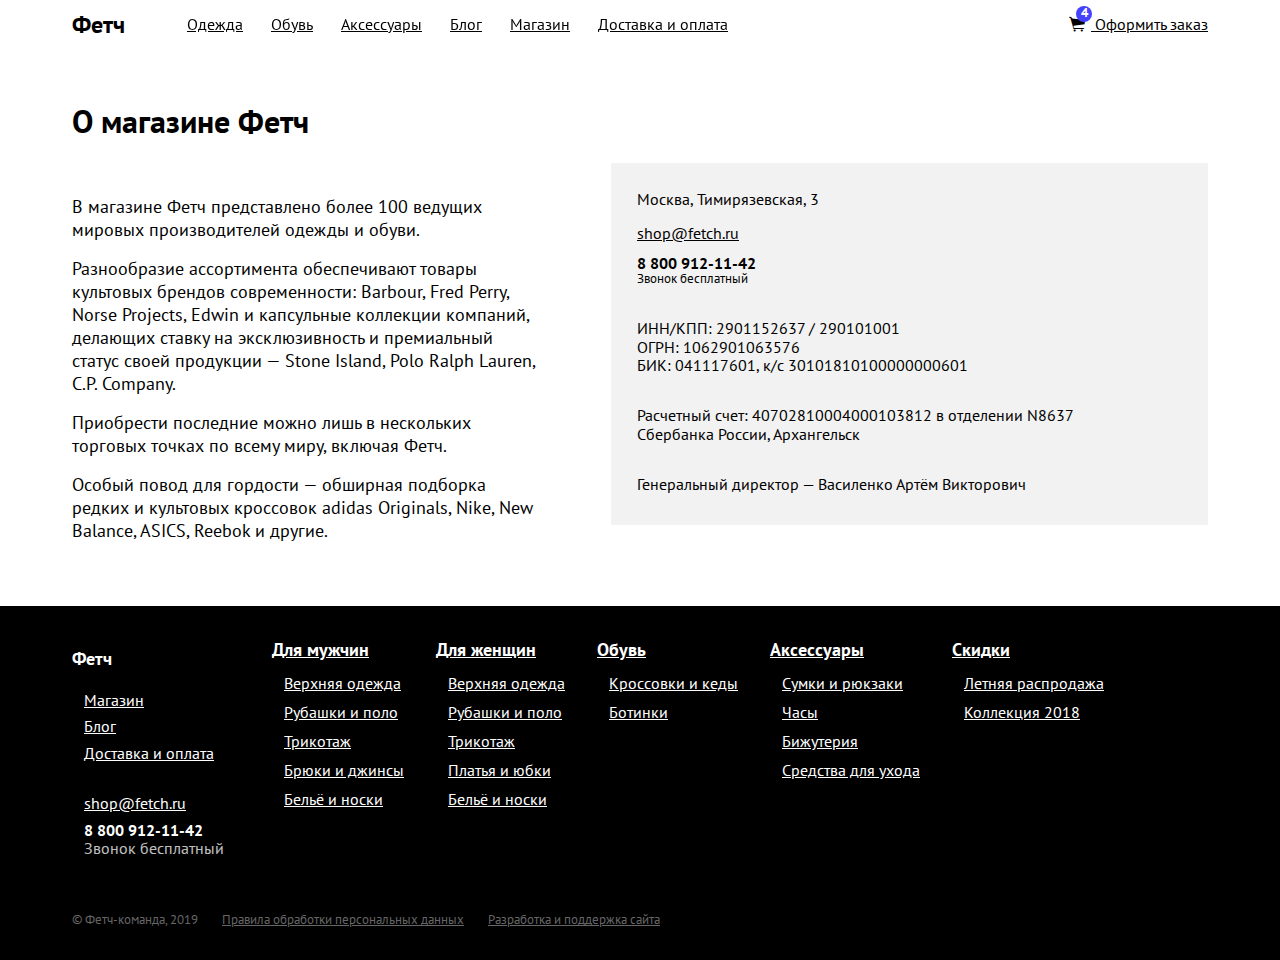
<file: Fetch/about.html>
<!DOCTYPE html>
<html lang="ru">
<head>
    <meta charset="UTF-8">
    <meta name="viewport" content="width=device-width, initial-scale=1.0">
    <meta name="Keywords" content="Фетч, одежда, мужская одежда, женская одежда, обувь">
    <meta name="Description" content="Фетч. Магазин одежды">

    <link href="https://fonts.googleapis.com/css?family=PT+Sans:400,700&display=swap&subset=cyrillic" rel="stylesheet">
    <link rel="stylesheet" href="styles/libs.min.css">
    <link rel="stylesheet" href="styles/style.css">
    <title>Fetch</title>
</head>
<body>
    
<header class="header" data-theme="fixed">

    <div class="container">
        <div class="header__inner">
            
            <a href="index.html" class="header__logo" title="Фетч" itemprop="url">
                <h3>Фетч</h3> 
            </a>    
            
            <div class="header__nav" itemscope itemtype="http://www.schema.org/SiteNavigationElement">
                <a href="catalog.html" class="header__link" title="Одежда"     itemprop="url">Одежда</a>
                <a href="catalog.html" class="header__link" title="Обувь"      itemprop="url">Обувь</a>
                <a href="catalog.html" class="header__link" title="Аксессуары" itemprop="url">Аксессуары</a>
                <a href="about.html" class="header__link" title="Блог"       itemprop="url">Блог</a>
                <a href="about.html" class="header__link" title="Магазин"    itemprop="url">Магазин</a>
                <a href="about.html" class="header__link" title="Доставка и оплата" itemprop="url">Доставка и оплата</a>
            </div>
            <a href="checkout.html" class="header__cart" title="Оформить заказ">
                <span class="header__icon icon-cart">
                    <span class="header__cart--count">4</span>
                </span>
                <p class="header__cart--text">Оформить заказ</p>
            </a>
        </div>
    </div>
</header>
    <section class="about">
        <div class="container">
            <h1 class="about__title">О магазине Фетч</h1>
            <div class="about__inner">
                <div class="about__text">
                    <div class="about__description">
                        <p>
                            В магазине Фетч представлено более 100 ведущих мировых производителей одежды и обуви.
                        </p>
                        <p>
                            Разнообразие ассортимента обеспечивают товары культовых брендов современности: Barbour, Fred Perry, Norse Projects, Edwin и капсульные коллекции компаний, делающих ставку на эксклюзивность и премиальный статус своей продукции — Stone Island, Polo Ralph Lauren, C.P. Company. 
                        </p>
                        <p>
                            Приобрести последние можно лишь в нескольких торговых точках по всему миру, включая Фетч. 
                        </p>
                        <p>
                            Особый повод для гордости — обширная подборка редких и культовых кроссовок adidas Originals, Nike, New Balance, ASICS, Reebok и другие.
                        </p>
                    </div>
                </div>
                <div class="about__card">
                    <div class="about__information">
                        <p class="address">Москва, Тимирязевская, 3</p>
                        
<ul class="contacts">

    <li class="contacts__email"><a href="#" class="contacts__link">shop@fetch.ru</a></li>
    
    <li class="contacts__phone">
    
        <a href="#" class="phone contacts__link">
            <span class="phone__number">8 800 912-11-42</span>
            
            <span class="phone__subtitle">Звонок бесплатный</span>
            
        </a>
    </li>
</ul>
                        <p class="payment">
                            ИНН/КПП: 2901152637 / 290101001 <br>
                            ОГРН: 1062901063576 <br>
                            БИК: 041117601, к/с 30101810100000000601
                        </p>
                        <p class="payment">
                            Расчетный счет: 40702810004000103812 в отделении N8637<br>
                            Сбербанка России, Архангельск 
                        </p>
                        <p class="director">Генеральный директор — Василенко Артём Викторович</p>
                    </div>
                </div>
            </div>
        </div>
    </section>
    <footer class="footer">
    
    <div class="container">
        <div class="footer__inner">
            <div class="footer__content">
                <h2 class="footer__title">Фетч</h2>
                <ul class="footer__links">
                    <li><a href="#">Магазин</a></li>
                    <li><a href="#">Блог</a></li>
                    <li><a href="#">Доставка и оплата</a></li>
                    <!-- <li class="footer__links--email"><a href="#" >shop@fetch.ru</a></li>
                    <li class="footer__links--phone">
                        <a href="#" class="phone">
                            <span class="phone__number">8 800 912-11-42</span>
                            <span class="phone__subtitle phone__subtitle--footer">Звонок бесплатный</span>
                        </a>
                    </li> -->
                
<ul class="contacts contacts--footer">

    <li class="contacts__email"><a href="#" class="contacts__link">shop@fetch.ru</a></li>
    
    <li class="contacts__phone contacts__phone--footer">
    
        <a href="#" class="phone contacts__link">
            <span class="phone__number">8 800 912-11-42</span>
            
            <span class="phone__subtitle--footer">Звонок бесплатный</span>
            
        </a>
    </li>
</ul>
                </ul>
            </div>
            
<div class="menu__content">
    
        <div class="menu__content--group">
            <h4 class="menu__content--title"><a href="#" class="menu__link" >Для мужчин</a></h4>
            <ul class="menu__content--items">
                
                    <li><a href="#" class="menu__link">Верхняя одежда</a></li>
                
                    <li><a href="#" class="menu__link">Рубашки и поло</a></li>
                
                    <li><a href="#" class="menu__link">Трикотаж</a></li>
                
                    <li><a href="#" class="menu__link">Брюки и джинсы</a></li>
                
                    <li><a href="#" class="menu__link">Бельё и носки</a></li>
                
            </ul>
        </div>
    
        <div class="menu__content--group">
            <h4 class="menu__content--title"><a href="#" class="menu__link" >Для женщин</a></h4>
            <ul class="menu__content--items">
                
                    <li><a href="#" class="menu__link">Верхняя одежда</a></li>
                
                    <li><a href="#" class="menu__link">Рубашки и поло</a></li>
                
                    <li><a href="#" class="menu__link">Трикотаж</a></li>
                
                    <li><a href="#" class="menu__link">Платья и юбки</a></li>
                
                    <li><a href="#" class="menu__link">Бельё и носки</a></li>
                
            </ul>
        </div>
    
        <div class="menu__content--group">
            <h4 class="menu__content--title"><a href="#" class="menu__link" >Обувь</a></h4>
            <ul class="menu__content--items">
                
                    <li><a href="#" class="menu__link">Кроссовки и кеды</a></li>
                
                    <li><a href="#" class="menu__link">Ботинки</a></li>
                
            </ul>
        </div>
    
        <div class="menu__content--group">
            <h4 class="menu__content--title"><a href="#" class="menu__link" >Аксессуары</a></h4>
            <ul class="menu__content--items">
                
                    <li><a href="#" class="menu__link">Сумки и рюкзаки</a></li>
                
                    <li><a href="#" class="menu__link">Часы</a></li>
                
                    <li><a href="#" class="menu__link">Бижутерия</a></li>
                
                    <li><a href="#" class="menu__link">Средства для ухода</a></li>
                
            </ul>
        </div>
    
        <div class="menu__content--group">
            <h4 class="menu__content--title"><a href="#" class="menu__link" >Скидки</a></h4>
            <ul class="menu__content--items">
                
                    <li><a href="#" class="menu__link">Летняя распродажа</a></li>
                
                    <li><a href="#" class="menu__link">Коллекция 2018</a></li>
                
            </ul>
        </div>
    
</div>
        </div>
    </div>
</footer> 
    <div class="footer__ligth">
    <div class="container">
        <div class="footer__ligth--inner">
            <p class="copirate">© Фетч-команда, 2019</p>
            <a href="#" class="person">Правила обработки персональных данных</a>
            <a href="#" class="info">Разработка и поддержка сайта</a>
        </div>
    </div>
</div>
</body>
</html>
</file>
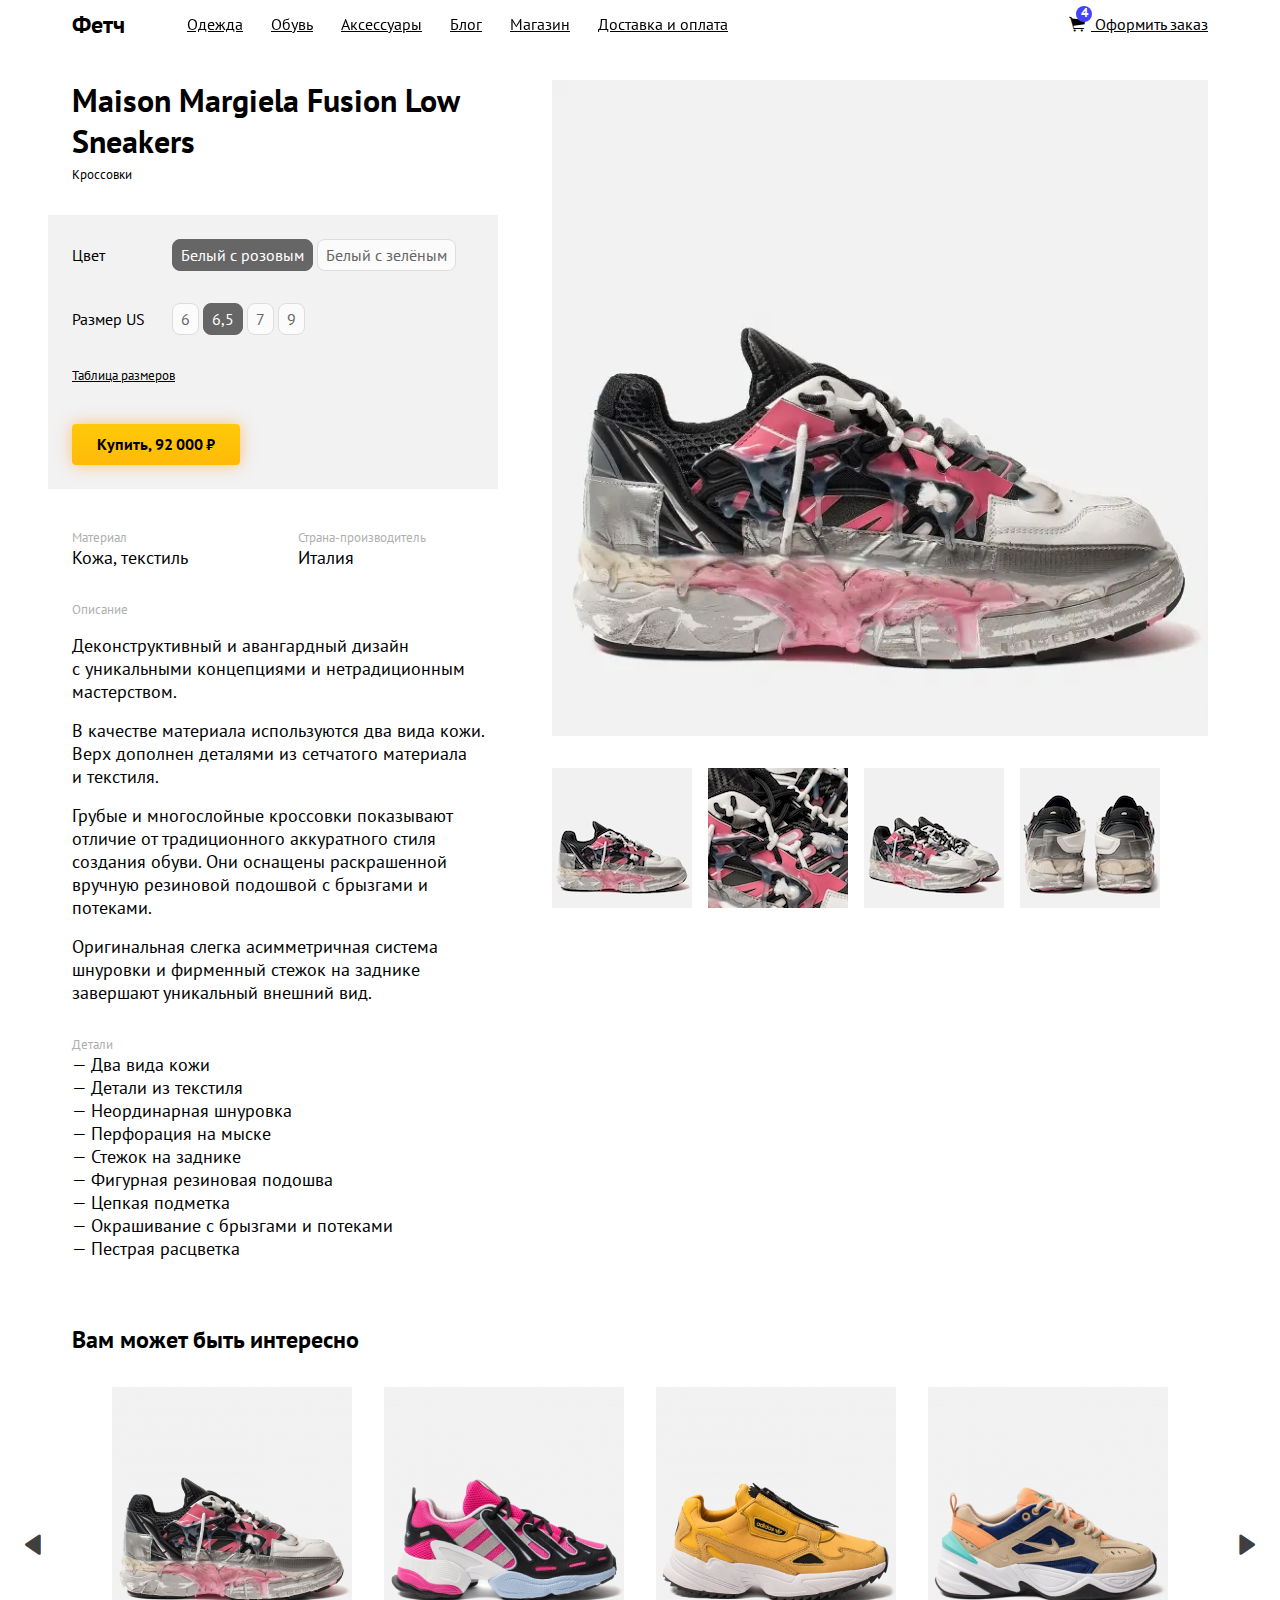
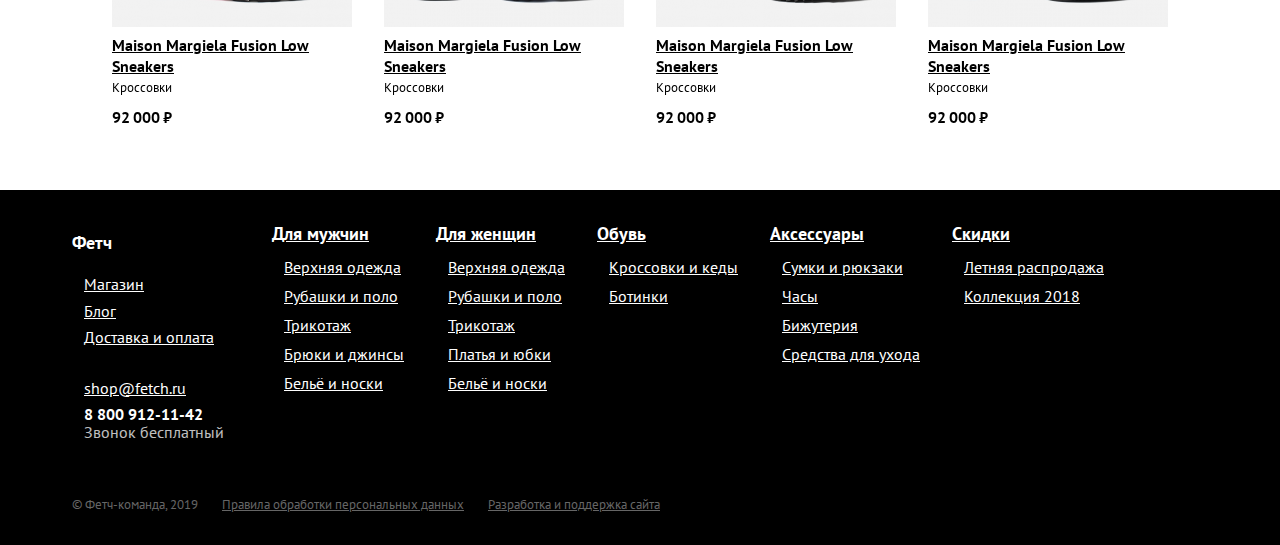
<file: Fetch/cardproduct.html>
<!DOCTYPE html>
<html lang="ru">
<head>
    <meta charset="UTF-8">
    <meta name="viewport" content="width=device-width, initial-scale=1.0">
    <meta name="Keywords" content="Фетч, одежда, мужская одежда, женская одежда, обувь">
    <meta name="Description" content="Фетч. Магазин одежды">

    <link href="https://fonts.googleapis.com/css?family=PT+Sans:400,700&display=swap&subset=cyrillic" rel="stylesheet">
    <link rel="stylesheet" href="styles/libs.min.css">
    <link rel="stylesheet" href="styles/style.css">
    <title>Fetch</title>
</head>
<body>
    
<header class="header" data-theme="fixed">

    <div class="container">
        <div class="header__inner">
            
            <a href="index.html" class="header__logo" title="Фетч" itemprop="url">
                <h3>Фетч</h3> 
            </a>    
            
            <div class="header__nav" itemscope itemtype="http://www.schema.org/SiteNavigationElement">
                <a href="catalog.html" class="header__link" title="Одежда"     itemprop="url">Одежда</a>
                <a href="catalog.html" class="header__link" title="Обувь"      itemprop="url">Обувь</a>
                <a href="catalog.html" class="header__link" title="Аксессуары" itemprop="url">Аксессуары</a>
                <a href="about.html" class="header__link" title="Блог"       itemprop="url">Блог</a>
                <a href="about.html" class="header__link" title="Магазин"    itemprop="url">Магазин</a>
                <a href="about.html" class="header__link" title="Доставка и оплата" itemprop="url">Доставка и оплата</a>
            </div>
            <a href="checkout.html" class="header__cart" title="Оформить заказ">
                <span class="header__icon icon-cart">
                    <span class="header__cart--count">4</span>
                </span>
                <p class="header__cart--text">Оформить заказ</p>
            </a>
        </div>
    </div>
</header>
    <section class="cardproduct">
        <div class="container">
            <div class="cardproduct__inner">
                <div class="cardproduct__info">
                    <h2 class="cardproduct__title">Maison Margiela Fusion Low Sneakers</h2>
                    <p class="cardproduct__subtitle">Кроссовки</p>
                    <div class="cardproduct__form">
                        <div class="cardproduct__form--row">
                            <span>Цвет</span>
                            <div>
                                <button class="btn btn--active">Белый с розовым</button>
                                <button class="btn">Белый с зелёным</button>
                            </div>
                        </div>
                        <div class="cardproduct__form--row">
                            <span>Размер US</span>
                            <div>
                                <button class="btn">6</button>
                                <button class="btn btn--active">6,5</button>
                                <button class="btn">7</button>
                                <button class="btn">9</button>
                            </div>
                        </div>
                        <div class="cardproduct__form--row">
                            <a href="#" class="cardproduct__form--link">Таблица размеров</a>
                        </div>
                        <div class="cardproduct__form--button">
                            <button type="button" class="button">Купить, 92 000 ₽</button>
                        </div>
                    </div>
                    <div class="cardproduct__table">
                        <div class="cardproduct__table--material">
                            <p class="cardproduct__table--title">Материал</p>
                            <div class="cardproduct__table--content"><p>Кожа, текстиль</p></div>
                        </div>
                        <div class="cardproduct__table--country">
                            <p class="cardproduct__table--title">Страна-производитель</p>
                            <div class="cardproduct__table--content"><p>Италия</p></div>
                        </div>
                        <div class="cardproduct__table--description">
                            <p class="cardproduct__table--title">Описание</p>
                            <div class="cardproduct__table--content">
                                <p>Деконструктивный и авангардный дизайн с уникальными концепциями и нетрадиционным мастерством.</p>
                                <p>В качестве материала используются два вида кожи. Верх дополнен деталями из сетчатого материала и текстиля.</p>
                                <p>Грубые и многослойные кроссовки показывают отличие от традиционного аккуратного стиля создания обуви. Они оснащены раскрашенной вручную резиновой подошвой с брызгами и потеками.</p>
                                <p>Оригинальная слегка асимметричная система шнуровки и фирменный стежок на заднике завершают уникальный внешний вид.</p>
                            </div>
                        </div>
                        <div class="cardproduct__table--details">
                            <p class="cardproduct__table--title">Детали</p>
                            <div class="cardproduct__table--content">
                                — Два вида кожи<br>
                                — Детали из текстиля<br>
                                — Неординарная шнуровка<br>
                                — Перфорация на мыске<br>
                                — Стежок на заднике<br>
                                — Фигурная резиновая подошва<br>
                                — Цепкая подметка<br>
                                — Окрашивание с брызгами и потеками<br>
                                — Пестрая расцветка<br>
                            </div>
                        </div>
                    </div>
                </div>
                <div class="cardproduct__sliders">
                    <div class="cardproduct__slider">
                        
                        
                        <div class="cardproduct__slider--item">
                            <img    src="assets/img/cardproduct/img-1.webp" 
                                    alt=""
                                    class="cardproduct__slider--img"
                            >
                        </div>
                        
                        <div class="cardproduct__slider--item">
                            <img    src="assets/img/cardproduct/img-2.webp" 
                                    alt=""
                                    class="cardproduct__slider--img"
                            >
                        </div>
                        
                        <div class="cardproduct__slider--item">
                            <img    src="assets/img/cardproduct/img-3.webp" 
                                    alt=""
                                    class="cardproduct__slider--img"
                            >
                        </div>
                        
                        <div class="cardproduct__slider--item">
                            <img    src="assets/img/cardproduct/img-4.webp" 
                                    alt=""
                                    class="cardproduct__slider--img"
                            >
                        </div>
                        
                    </div>
                    <div class="dots cardproduct__slider--dots">
                        
                        <div class="dots--item">
                            <img    src="assets/img/cardproduct/img-1-sm.webp" 
                                    alt=""
                                    class="dots--img"
                            >
                        </div>
                        
                        <div class="dots--item">
                            <img    src="assets/img/cardproduct/img-2-sm.webp" 
                                    alt=""
                                    class="dots--img"
                            >
                        </div>
                        
                        <div class="dots--item">
                            <img    src="assets/img/cardproduct/img-3-sm.webp" 
                                    alt=""
                                    class="dots--img"
                            >
                        </div>
                        
                        <div class="dots--item">
                            <img    src="assets/img/cardproduct/img-4-sm.webp" 
                                    alt=""
                                    class="dots--img"
                            >
                        </div>
                        
                    </div>
                </div>
            </div>
        </div>
    </section>
    <div class="container">
    <h3 class="inter__slider--title">Вам может быть интересно</h3>
    <div class="inter__slider">
        

        
        <div class="inter__slider--item">
            <img    src        ="assets/img/catalog/item-1.png"
                    class      ="inter__slider--img"
                    alt        ="Interisting slider image"
            >
            <h5 class="inter__slider--name">Maison Margiela Fusion Low Sneakers</h5>
            <p class="inter__slider--cat">Кроссовки</p>
            <p class="inter__slider--price">92 000 ₽</p>
        </div>
        
        <div class="inter__slider--item">
            <img    src        ="assets/img/catalog/item-2.png"
                    class      ="inter__slider--img"
                    alt        ="Interisting slider image"
            >
            <h5 class="inter__slider--name">Maison Margiela Fusion Low Sneakers</h5>
            <p class="inter__slider--cat">Кроссовки</p>
            <p class="inter__slider--price">92 000 ₽</p>
        </div>
        
        <div class="inter__slider--item">
            <img    src        ="assets/img/catalog/item-3.png"
                    class      ="inter__slider--img"
                    alt        ="Interisting slider image"
            >
            <h5 class="inter__slider--name">Maison Margiela Fusion Low Sneakers</h5>
            <p class="inter__slider--cat">Кроссовки</p>
            <p class="inter__slider--price">92 000 ₽</p>
        </div>
        
        <div class="inter__slider--item">
            <img    src        ="assets/img/catalog/item-4.png"
                    class      ="inter__slider--img"
                    alt        ="Interisting slider image"
            >
            <h5 class="inter__slider--name">Maison Margiela Fusion Low Sneakers</h5>
            <p class="inter__slider--cat">Кроссовки</p>
            <p class="inter__slider--price">92 000 ₽</p>
        </div>
        
        <div class="inter__slider--item">
            <img    src        ="assets/img/catalog/item-5.png"
                    class      ="inter__slider--img"
                    alt        ="Interisting slider image"
            >
            <h5 class="inter__slider--name">Maison Margiela Fusion Low Sneakers</h5>
            <p class="inter__slider--cat">Кроссовки</p>
            <p class="inter__slider--price">92 000 ₽</p>
        </div>
        
        <div class="inter__slider--item">
            <img    src        ="assets/img/catalog/item-6.png"
                    class      ="inter__slider--img"
                    alt        ="Interisting slider image"
            >
            <h5 class="inter__slider--name">Maison Margiela Fusion Low Sneakers</h5>
            <p class="inter__slider--cat">Кроссовки</p>
            <p class="inter__slider--price">92 000 ₽</p>
        </div>
        
        <div class="inter__slider--item">
            <img    src        ="assets/img/catalog/item-7.png"
                    class      ="inter__slider--img"
                    alt        ="Interisting slider image"
            >
            <h5 class="inter__slider--name">Maison Margiela Fusion Low Sneakers</h5>
            <p class="inter__slider--cat">Кроссовки</p>
            <p class="inter__slider--price">92 000 ₽</p>
        </div>
        
        <div class="inter__slider--item">
            <img    src        ="assets/img/catalog/item-8.png"
                    class      ="inter__slider--img"
                    alt        ="Interisting slider image"
            >
            <h5 class="inter__slider--name">Maison Margiela Fusion Low Sneakers</h5>
            <p class="inter__slider--cat">Кроссовки</p>
            <p class="inter__slider--price">92 000 ₽</p>
        </div>
        
        <div class="inter__slider--item">
            <img    src        ="assets/img/catalog/item-9.png"
                    class      ="inter__slider--img"
                    alt        ="Interisting slider image"
            >
            <h5 class="inter__slider--name">Maison Margiela Fusion Low Sneakers</h5>
            <p class="inter__slider--cat">Кроссовки</p>
            <p class="inter__slider--price">92 000 ₽</p>
        </div>
        
        <div class="inter__slider--item">
            <img    src        ="assets/img/catalog/item-10.png"
                    class      ="inter__slider--img"
                    alt        ="Interisting slider image"
            >
            <h5 class="inter__slider--name">Maison Margiela Fusion Low Sneakers</h5>
            <p class="inter__slider--cat">Кроссовки</p>
            <p class="inter__slider--price">92 000 ₽</p>
        </div>
        
        <div class="inter__slider--item">
            <img    src        ="assets/img/catalog/item-11.png"
                    class      ="inter__slider--img"
                    alt        ="Interisting slider image"
            >
            <h5 class="inter__slider--name">Maison Margiela Fusion Low Sneakers</h5>
            <p class="inter__slider--cat">Кроссовки</p>
            <p class="inter__slider--price">92 000 ₽</p>
        </div>
        
        <div class="inter__slider--item">
            <img    src        ="assets/img/catalog/item-12.png"
                    class      ="inter__slider--img"
                    alt        ="Interisting slider image"
            >
            <h5 class="inter__slider--name">Maison Margiela Fusion Low Sneakers</h5>
            <p class="inter__slider--cat">Кроссовки</p>
            <p class="inter__slider--price">92 000 ₽</p>
        </div>
        
    </div>
</div>
    <footer class="footer">
    
    <div class="container">
        <div class="footer__inner">
            <div class="footer__content">
                <h2 class="footer__title">Фетч</h2>
                <ul class="footer__links">
                    <li><a href="#">Магазин</a></li>
                    <li><a href="#">Блог</a></li>
                    <li><a href="#">Доставка и оплата</a></li>
                    <!-- <li class="footer__links--email"><a href="#" >shop@fetch.ru</a></li>
                    <li class="footer__links--phone">
                        <a href="#" class="phone">
                            <span class="phone__number">8 800 912-11-42</span>
                            <span class="phone__subtitle phone__subtitle--footer">Звонок бесплатный</span>
                        </a>
                    </li> -->
                
<ul class="contacts contacts--footer">

    <li class="contacts__email"><a href="#" class="contacts__link">shop@fetch.ru</a></li>
    
    <li class="contacts__phone contacts__phone--footer">
    
        <a href="#" class="phone contacts__link">
            <span class="phone__number">8 800 912-11-42</span>
            
            <span class="phone__subtitle--footer">Звонок бесплатный</span>
            
        </a>
    </li>
</ul>
                </ul>
            </div>
            
<div class="menu__content">
    
        <div class="menu__content--group">
            <h4 class="menu__content--title"><a href="#" class="menu__link" >Для мужчин</a></h4>
            <ul class="menu__content--items">
                
                    <li><a href="#" class="menu__link">Верхняя одежда</a></li>
                
                    <li><a href="#" class="menu__link">Рубашки и поло</a></li>
                
                    <li><a href="#" class="menu__link">Трикотаж</a></li>
                
                    <li><a href="#" class="menu__link">Брюки и джинсы</a></li>
                
                    <li><a href="#" class="menu__link">Бельё и носки</a></li>
                
            </ul>
        </div>
    
        <div class="menu__content--group">
            <h4 class="menu__content--title"><a href="#" class="menu__link" >Для женщин</a></h4>
            <ul class="menu__content--items">
                
                    <li><a href="#" class="menu__link">Верхняя одежда</a></li>
                
                    <li><a href="#" class="menu__link">Рубашки и поло</a></li>
                
                    <li><a href="#" class="menu__link">Трикотаж</a></li>
                
                    <li><a href="#" class="menu__link">Платья и юбки</a></li>
                
                    <li><a href="#" class="menu__link">Бельё и носки</a></li>
                
            </ul>
        </div>
    
        <div class="menu__content--group">
            <h4 class="menu__content--title"><a href="#" class="menu__link" >Обувь</a></h4>
            <ul class="menu__content--items">
                
                    <li><a href="#" class="menu__link">Кроссовки и кеды</a></li>
                
                    <li><a href="#" class="menu__link">Ботинки</a></li>
                
            </ul>
        </div>
    
        <div class="menu__content--group">
            <h4 class="menu__content--title"><a href="#" class="menu__link" >Аксессуары</a></h4>
            <ul class="menu__content--items">
                
                    <li><a href="#" class="menu__link">Сумки и рюкзаки</a></li>
                
                    <li><a href="#" class="menu__link">Часы</a></li>
                
                    <li><a href="#" class="menu__link">Бижутерия</a></li>
                
                    <li><a href="#" class="menu__link">Средства для ухода</a></li>
                
            </ul>
        </div>
    
        <div class="menu__content--group">
            <h4 class="menu__content--title"><a href="#" class="menu__link" >Скидки</a></h4>
            <ul class="menu__content--items">
                
                    <li><a href="#" class="menu__link">Летняя распродажа</a></li>
                
                    <li><a href="#" class="menu__link">Коллекция 2018</a></li>
                
            </ul>
        </div>
    
</div>
        </div>
    </div>
</footer> 
    <div class="footer__ligth">
    <div class="container">
        <div class="footer__ligth--inner">
            <p class="copirate">© Фетч-команда, 2019</p>
            <a href="#" class="person">Правила обработки персональных данных</a>
            <a href="#" class="info">Разработка и поддержка сайта</a>
        </div>
    </div>
</div>
    <script src="scripts/libs.min.js"></script>

    <script src="scripts/bundle.js"></script>
</body>
</html>
</file>
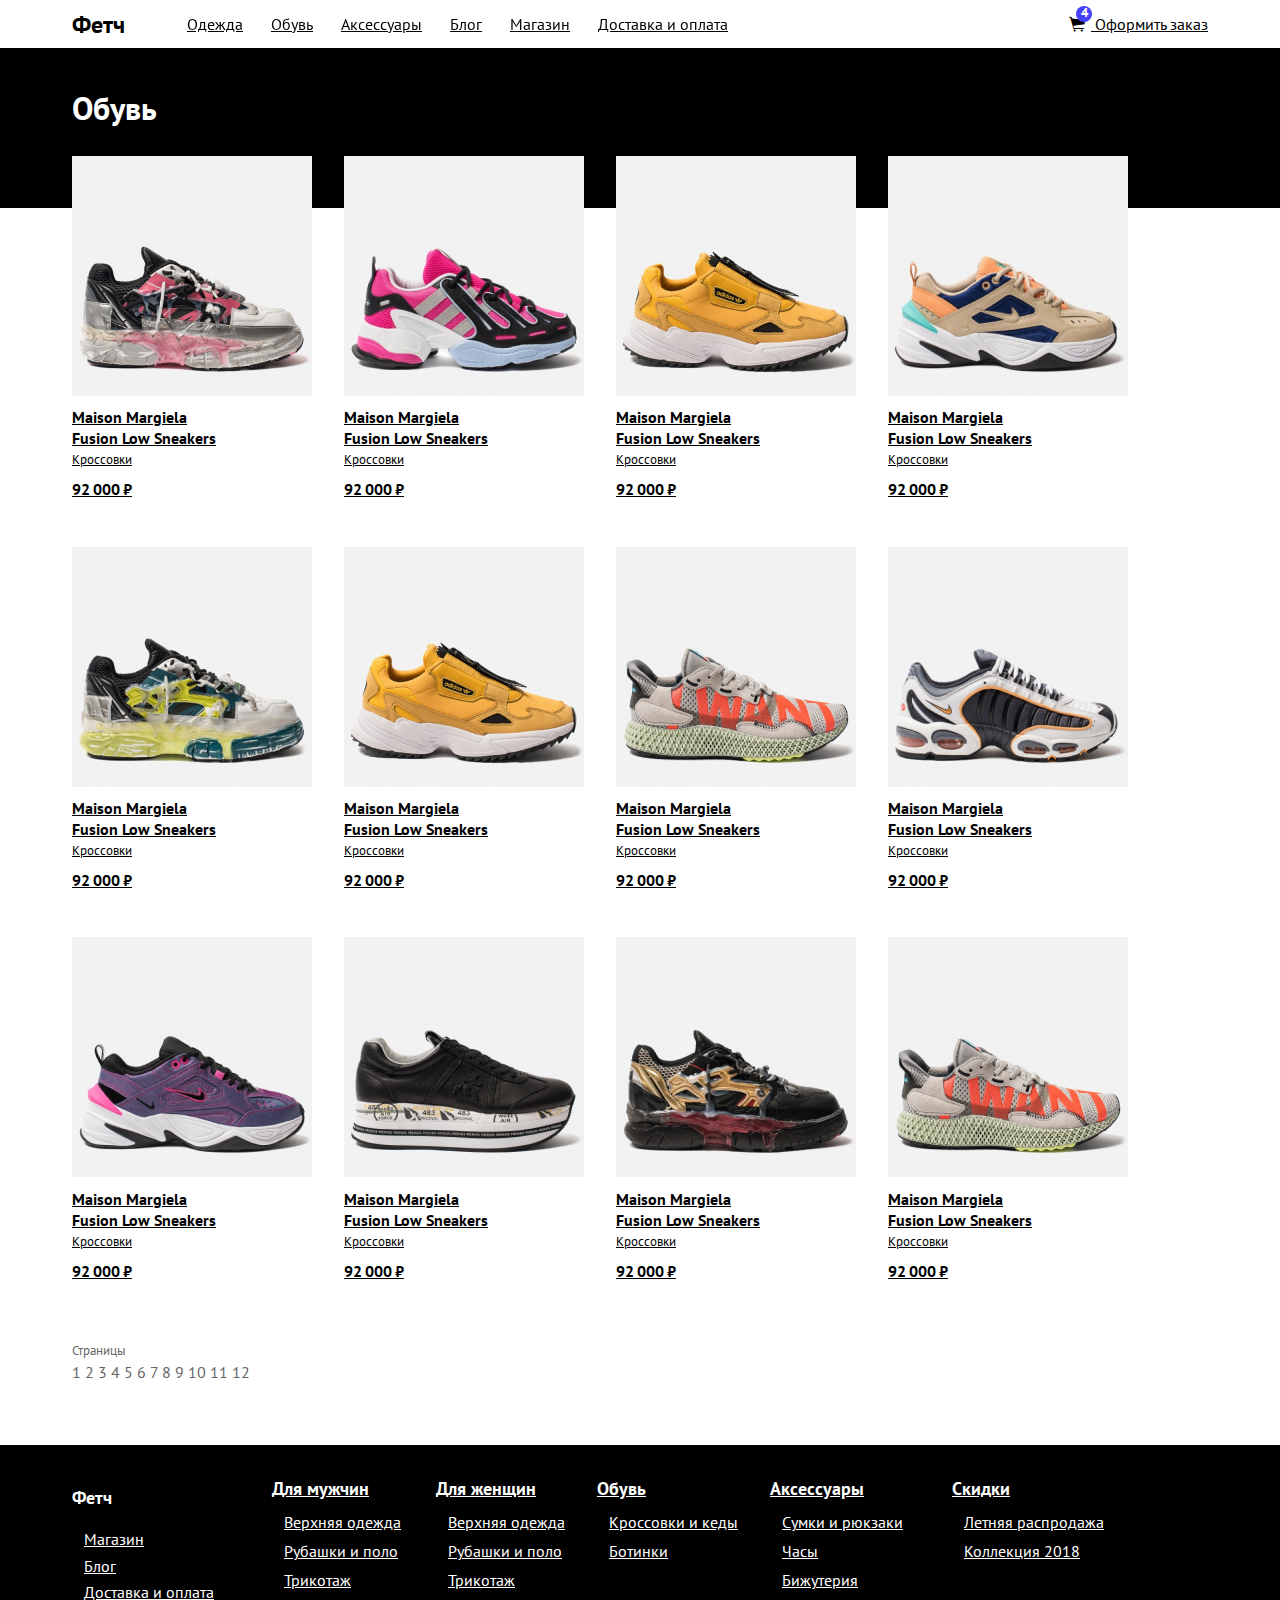
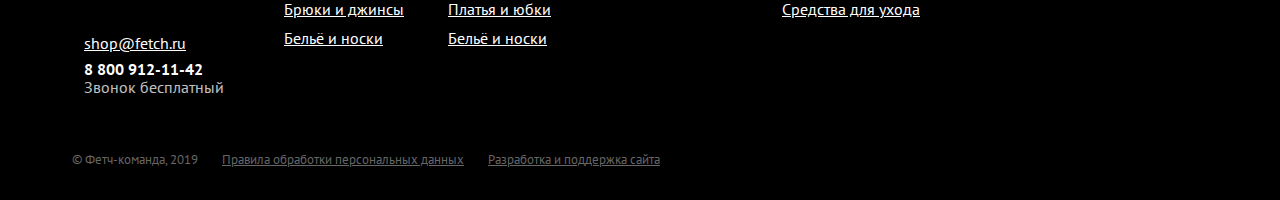
<file: Fetch/catalog.html>
<!DOCTYPE html>
<html lang="ru">
<head>
    <meta charset="UTF-8">
    <meta name="viewport" content="width=device-width, initial-scale=1.0">
    <meta name="Keywords" content="Фетч, одежда, мужская одежда, женская одежда, обувь">
    <meta name="Description" content="Фетч. Магазин одежды">

    <link href="https://fonts.googleapis.com/css?family=PT+Sans:400,700&display=swap&subset=cyrillic" rel="stylesheet">
    <link rel="stylesheet" href="styles/libs.min.css">
    <link rel="stylesheet" href="styles/style.css">
    <title>Fetch</title>
</head>
<body>
    
<header class="header" data-theme="fixed">

    <div class="container">
        <div class="header__inner">
            
            <a href="index.html" class="header__logo" title="Фетч" itemprop="url">
                <h3>Фетч</h3> 
            </a>    
            
            <div class="header__nav" itemscope itemtype="http://www.schema.org/SiteNavigationElement">
                <a href="catalog.html" class="header__link" title="Одежда"     itemprop="url">Одежда</a>
                <a href="catalog.html" class="header__link" title="Обувь"      itemprop="url">Обувь</a>
                <a href="catalog.html" class="header__link" title="Аксессуары" itemprop="url">Аксессуары</a>
                <a href="about.html" class="header__link" title="Блог"       itemprop="url">Блог</a>
                <a href="about.html" class="header__link" title="Магазин"    itemprop="url">Магазин</a>
                <a href="about.html" class="header__link" title="Доставка и оплата" itemprop="url">Доставка и оплата</a>
            </div>
            <a href="checkout.html" class="header__cart" title="Оформить заказ">
                <span class="header__icon icon-cart">
                    <span class="header__cart--count">4</span>
                </span>
                <p class="header__cart--text">Оформить заказ</p>
            </a>
        </div>
    </div>
</header>
    <section class="catalog">
        <div class="catalog__header">
            <div class="container">
                <h2 class="catalog__title">Обувь</h2>
            </div>
        </div>
        <div class="goods">
            <div class="container">
                <div class="goods__list">
                    
                    
                        <div class="goods__col">
                            <a href="cardproduct.html" class="goods__item">
                                <img class="goods__image" src="assets/img/catalog/item-1.png" alt="Goods Image">
                                <h5 class="goods__name">Maison Margiela Fusion Low Sneakers</h5>
                                <p class="goods__cat">Кроссовки</p>
                                <p class="goods__price">92 000 ₽</p>
                            </a>
                        </div>
                    
                        <div class="goods__col">
                            <a href="cardproduct.html" class="goods__item">
                                <img class="goods__image" src="assets/img/catalog/item-2.png" alt="Goods Image">
                                <h5 class="goods__name">Maison Margiela Fusion Low Sneakers</h5>
                                <p class="goods__cat">Кроссовки</p>
                                <p class="goods__price">92 000 ₽</p>
                            </a>
                        </div>
                    
                        <div class="goods__col">
                            <a href="cardproduct.html" class="goods__item">
                                <img class="goods__image" src="assets/img/catalog/item-3.png" alt="Goods Image">
                                <h5 class="goods__name">Maison Margiela Fusion Low Sneakers</h5>
                                <p class="goods__cat">Кроссовки</p>
                                <p class="goods__price">92 000 ₽</p>
                            </a>
                        </div>
                    
                        <div class="goods__col">
                            <a href="cardproduct.html" class="goods__item">
                                <img class="goods__image" src="assets/img/catalog/item-4.png" alt="Goods Image">
                                <h5 class="goods__name">Maison Margiela Fusion Low Sneakers</h5>
                                <p class="goods__cat">Кроссовки</p>
                                <p class="goods__price">92 000 ₽</p>
                            </a>
                        </div>
                    
                        <div class="goods__col">
                            <a href="cardproduct.html" class="goods__item">
                                <img class="goods__image" src="assets/img/catalog/item-5.png" alt="Goods Image">
                                <h5 class="goods__name">Maison Margiela Fusion Low Sneakers</h5>
                                <p class="goods__cat">Кроссовки</p>
                                <p class="goods__price">92 000 ₽</p>
                            </a>
                        </div>
                    
                        <div class="goods__col">
                            <a href="cardproduct.html" class="goods__item">
                                <img class="goods__image" src="assets/img/catalog/item-6.png" alt="Goods Image">
                                <h5 class="goods__name">Maison Margiela Fusion Low Sneakers</h5>
                                <p class="goods__cat">Кроссовки</p>
                                <p class="goods__price">92 000 ₽</p>
                            </a>
                        </div>
                    
                        <div class="goods__col">
                            <a href="cardproduct.html" class="goods__item">
                                <img class="goods__image" src="assets/img/catalog/item-7.png" alt="Goods Image">
                                <h5 class="goods__name">Maison Margiela Fusion Low Sneakers</h5>
                                <p class="goods__cat">Кроссовки</p>
                                <p class="goods__price">92 000 ₽</p>
                            </a>
                        </div>
                    
                        <div class="goods__col">
                            <a href="cardproduct.html" class="goods__item">
                                <img class="goods__image" src="assets/img/catalog/item-8.png" alt="Goods Image">
                                <h5 class="goods__name">Maison Margiela Fusion Low Sneakers</h5>
                                <p class="goods__cat">Кроссовки</p>
                                <p class="goods__price">92 000 ₽</p>
                            </a>
                        </div>
                    
                        <div class="goods__col">
                            <a href="cardproduct.html" class="goods__item">
                                <img class="goods__image" src="assets/img/catalog/item-9.png" alt="Goods Image">
                                <h5 class="goods__name">Maison Margiela Fusion Low Sneakers</h5>
                                <p class="goods__cat">Кроссовки</p>
                                <p class="goods__price">92 000 ₽</p>
                            </a>
                        </div>
                    
                        <div class="goods__col">
                            <a href="cardproduct.html" class="goods__item">
                                <img class="goods__image" src="assets/img/catalog/item-10.png" alt="Goods Image">
                                <h5 class="goods__name">Maison Margiela Fusion Low Sneakers</h5>
                                <p class="goods__cat">Кроссовки</p>
                                <p class="goods__price">92 000 ₽</p>
                            </a>
                        </div>
                    
                        <div class="goods__col">
                            <a href="cardproduct.html" class="goods__item">
                                <img class="goods__image" src="assets/img/catalog/item-11.png" alt="Goods Image">
                                <h5 class="goods__name">Maison Margiela Fusion Low Sneakers</h5>
                                <p class="goods__cat">Кроссовки</p>
                                <p class="goods__price">92 000 ₽</p>
                            </a>
                        </div>
                    
                        <div class="goods__col">
                            <a href="cardproduct.html" class="goods__item">
                                <img class="goods__image" src="assets/img/catalog/item-12.png" alt="Goods Image">
                                <h5 class="goods__name">Maison Margiela Fusion Low Sneakers</h5>
                                <p class="goods__cat">Кроссовки</p>
                                <p class="goods__price">92 000 ₽</p>
                            </a>
                        </div>
                    
                </div>
                <div class="goods__pagination pagination">
                    <p class="pagination__title">Страницы</p>
                    <div class="pagination__pages">
                        
                        
                            <a href="#" class="pagination__pages--link">1</a>
                        
                            <a href="#" class="pagination__pages--link">2</a>
                        
                            <a href="#" class="pagination__pages--link">3</a>
                        
                            <a href="#" class="pagination__pages--link">4</a>
                        
                            <a href="#" class="pagination__pages--link">5</a>
                        
                            <a href="#" class="pagination__pages--link">6</a>
                        
                            <a href="#" class="pagination__pages--link">7</a>
                        
                            <a href="#" class="pagination__pages--link">8</a>
                        
                            <a href="#" class="pagination__pages--link">9</a>
                        
                            <a href="#" class="pagination__pages--link">10</a>
                        
                            <a href="#" class="pagination__pages--link">11</a>
                        
                            <a href="#" class="pagination__pages--link">12</a>
                        
                    </div>
                </div>
            </div>
        </div>
    </section>
    <footer class="footer">
    
    <div class="container">
        <div class="footer__inner">
            <div class="footer__content">
                <h2 class="footer__title">Фетч</h2>
                <ul class="footer__links">
                    <li><a href="#">Магазин</a></li>
                    <li><a href="#">Блог</a></li>
                    <li><a href="#">Доставка и оплата</a></li>
                    <!-- <li class="footer__links--email"><a href="#" >shop@fetch.ru</a></li>
                    <li class="footer__links--phone">
                        <a href="#" class="phone">
                            <span class="phone__number">8 800 912-11-42</span>
                            <span class="phone__subtitle phone__subtitle--footer">Звонок бесплатный</span>
                        </a>
                    </li> -->
                
<ul class="contacts contacts--footer">

    <li class="contacts__email"><a href="#" class="contacts__link">shop@fetch.ru</a></li>
    
    <li class="contacts__phone contacts__phone--footer">
    
        <a href="#" class="phone contacts__link">
            <span class="phone__number">8 800 912-11-42</span>
            
            <span class="phone__subtitle--footer">Звонок бесплатный</span>
            
        </a>
    </li>
</ul>
                </ul>
            </div>
            
<div class="menu__content">
    
        <div class="menu__content--group">
            <h4 class="menu__content--title"><a href="#" class="menu__link" >Для мужчин</a></h4>
            <ul class="menu__content--items">
                
                    <li><a href="#" class="menu__link">Верхняя одежда</a></li>
                
                    <li><a href="#" class="menu__link">Рубашки и поло</a></li>
                
                    <li><a href="#" class="menu__link">Трикотаж</a></li>
                
                    <li><a href="#" class="menu__link">Брюки и джинсы</a></li>
                
                    <li><a href="#" class="menu__link">Бельё и носки</a></li>
                
            </ul>
        </div>
    
        <div class="menu__content--group">
            <h4 class="menu__content--title"><a href="#" class="menu__link" >Для женщин</a></h4>
            <ul class="menu__content--items">
                
                    <li><a href="#" class="menu__link">Верхняя одежда</a></li>
                
                    <li><a href="#" class="menu__link">Рубашки и поло</a></li>
                
                    <li><a href="#" class="menu__link">Трикотаж</a></li>
                
                    <li><a href="#" class="menu__link">Платья и юбки</a></li>
                
                    <li><a href="#" class="menu__link">Бельё и носки</a></li>
                
            </ul>
        </div>
    
        <div class="menu__content--group">
            <h4 class="menu__content--title"><a href="#" class="menu__link" >Обувь</a></h4>
            <ul class="menu__content--items">
                
                    <li><a href="#" class="menu__link">Кроссовки и кеды</a></li>
                
                    <li><a href="#" class="menu__link">Ботинки</a></li>
                
            </ul>
        </div>
    
        <div class="menu__content--group">
            <h4 class="menu__content--title"><a href="#" class="menu__link" >Аксессуары</a></h4>
            <ul class="menu__content--items">
                
                    <li><a href="#" class="menu__link">Сумки и рюкзаки</a></li>
                
                    <li><a href="#" class="menu__link">Часы</a></li>
                
                    <li><a href="#" class="menu__link">Бижутерия</a></li>
                
                    <li><a href="#" class="menu__link">Средства для ухода</a></li>
                
            </ul>
        </div>
    
        <div class="menu__content--group">
            <h4 class="menu__content--title"><a href="#" class="menu__link" >Скидки</a></h4>
            <ul class="menu__content--items">
                
                    <li><a href="#" class="menu__link">Летняя распродажа</a></li>
                
                    <li><a href="#" class="menu__link">Коллекция 2018</a></li>
                
            </ul>
        </div>
    
</div>
        </div>
    </div>
</footer> 
    <div class="footer__ligth">
    <div class="container">
        <div class="footer__ligth--inner">
            <p class="copirate">© Фетч-команда, 2019</p>
            <a href="#" class="person">Правила обработки персональных данных</a>
            <a href="#" class="info">Разработка и поддержка сайта</a>
        </div>
    </div>
</div>
    <script src="scripts/libs.min.js"></script>

    <!-- <script src="scripts/bundle.js"></script> -->
</body>
</html>
</file>
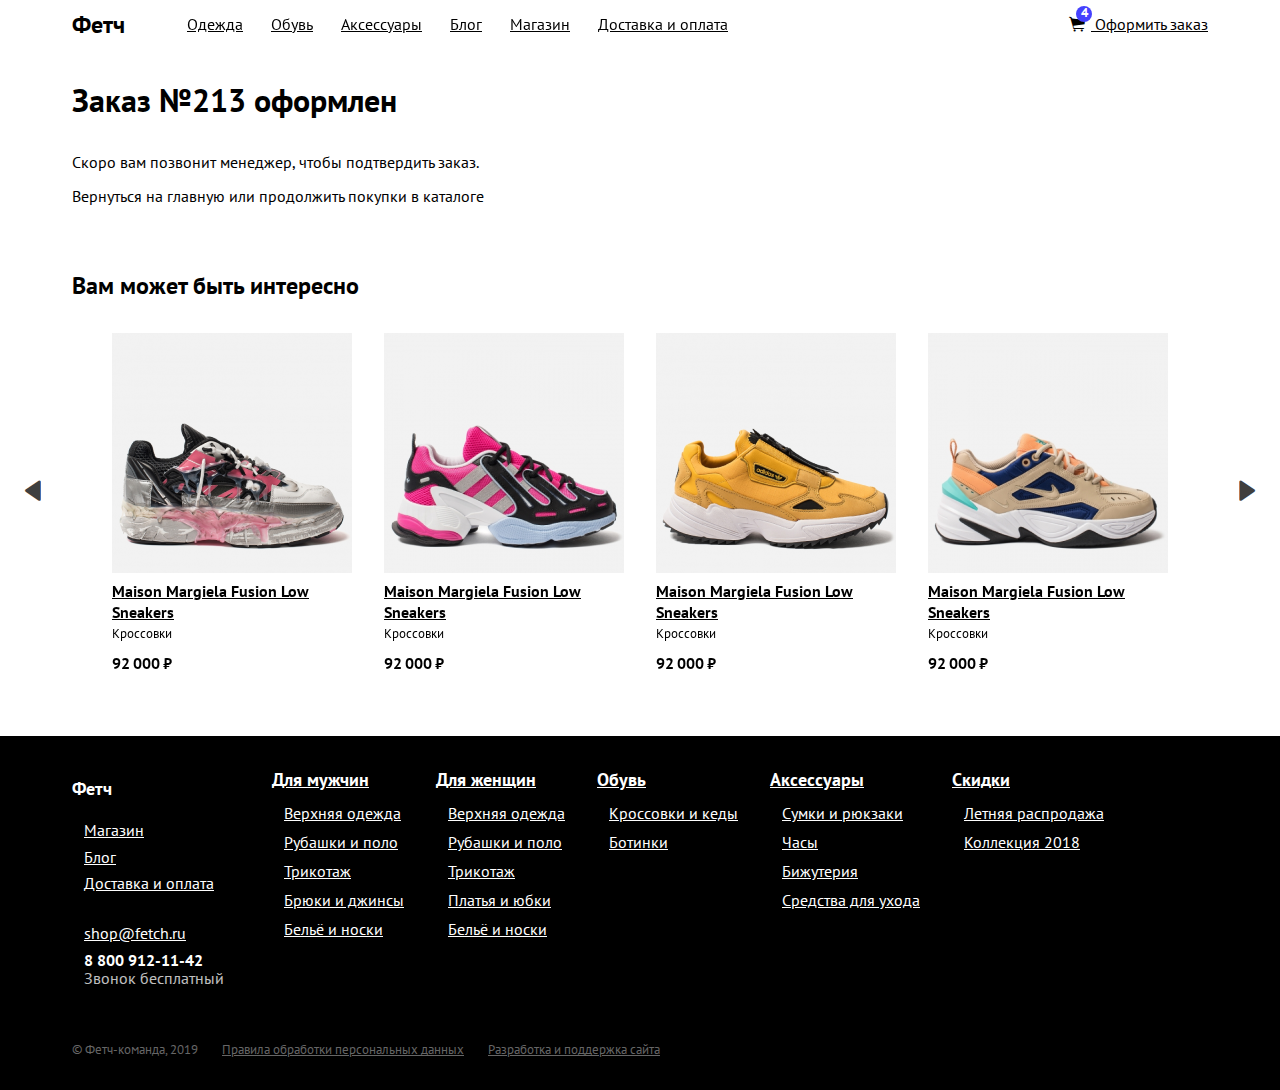
<file: Fetch/checkoutComplete.html>
<!DOCTYPE html>
<html lang="ru">
<head>
    <meta charset="UTF-8">
    <meta name="viewport" content="width=device-width, initial-scale=1.0">
    <meta name="Keywords" content="Фетч, одежда, мужская одежда, женская одежда, обувь">
    <meta name="Description" content="Фетч. Магазин одежды">

    <link href="https://fonts.googleapis.com/css?family=PT+Sans:400,700&display=swap&subset=cyrillic" rel="stylesheet">
    <link rel="stylesheet" href="styles/libs.min.css">
    <link rel="stylesheet" href="styles/style.css">
    <title>Fetch</title>
</head>
<body>
    
<header class="header" data-theme="fixed">

    <div class="container">
        <div class="header__inner">
            
            <a href="index.html" class="header__logo" title="Фетч" itemprop="url">
                <h3>Фетч</h3> 
            </a>    
            
            <div class="header__nav" itemscope itemtype="http://www.schema.org/SiteNavigationElement">
                <a href="catalog.html" class="header__link" title="Одежда"     itemprop="url">Одежда</a>
                <a href="catalog.html" class="header__link" title="Обувь"      itemprop="url">Обувь</a>
                <a href="catalog.html" class="header__link" title="Аксессуары" itemprop="url">Аксессуары</a>
                <a href="about.html" class="header__link" title="Блог"       itemprop="url">Блог</a>
                <a href="about.html" class="header__link" title="Магазин"    itemprop="url">Магазин</a>
                <a href="about.html" class="header__link" title="Доставка и оплата" itemprop="url">Доставка и оплата</a>
            </div>
            <a href="checkout.html" class="header__cart" title="Оформить заказ">
                <span class="header__icon icon-cart">
                    <span class="header__cart--count">4</span>
                </span>
                <p class="header__cart--text">Оформить заказ</p>
            </a>
        </div>
    </div>
</header>
    <section class="complete">
        <div class="container">
            <h2 class="complete__title">Заказ №213 оформлен</h2>
            <p class="complete__text">
                Скоро вам позвонит менеджер, чтобы подтвердить заказ.
            </p>
            <p class="comlete__text">
                Вернуться на главную или продолжить покупки в каталоге
            </p>
        </div>
    </section>
    <div class="container">
    <h3 class="inter__slider--title">Вам может быть интересно</h3>
    <div class="inter__slider">
        

        
        <div class="inter__slider--item">
            <img    src        ="assets/img/catalog/item-1.png"
                    class      ="inter__slider--img"
                    alt        ="Interisting slider image"
            >
            <h5 class="inter__slider--name">Maison Margiela Fusion Low Sneakers</h5>
            <p class="inter__slider--cat">Кроссовки</p>
            <p class="inter__slider--price">92 000 ₽</p>
        </div>
        
        <div class="inter__slider--item">
            <img    src        ="assets/img/catalog/item-2.png"
                    class      ="inter__slider--img"
                    alt        ="Interisting slider image"
            >
            <h5 class="inter__slider--name">Maison Margiela Fusion Low Sneakers</h5>
            <p class="inter__slider--cat">Кроссовки</p>
            <p class="inter__slider--price">92 000 ₽</p>
        </div>
        
        <div class="inter__slider--item">
            <img    src        ="assets/img/catalog/item-3.png"
                    class      ="inter__slider--img"
                    alt        ="Interisting slider image"
            >
            <h5 class="inter__slider--name">Maison Margiela Fusion Low Sneakers</h5>
            <p class="inter__slider--cat">Кроссовки</p>
            <p class="inter__slider--price">92 000 ₽</p>
        </div>
        
        <div class="inter__slider--item">
            <img    src        ="assets/img/catalog/item-4.png"
                    class      ="inter__slider--img"
                    alt        ="Interisting slider image"
            >
            <h5 class="inter__slider--name">Maison Margiela Fusion Low Sneakers</h5>
            <p class="inter__slider--cat">Кроссовки</p>
            <p class="inter__slider--price">92 000 ₽</p>
        </div>
        
        <div class="inter__slider--item">
            <img    src        ="assets/img/catalog/item-5.png"
                    class      ="inter__slider--img"
                    alt        ="Interisting slider image"
            >
            <h5 class="inter__slider--name">Maison Margiela Fusion Low Sneakers</h5>
            <p class="inter__slider--cat">Кроссовки</p>
            <p class="inter__slider--price">92 000 ₽</p>
        </div>
        
        <div class="inter__slider--item">
            <img    src        ="assets/img/catalog/item-6.png"
                    class      ="inter__slider--img"
                    alt        ="Interisting slider image"
            >
            <h5 class="inter__slider--name">Maison Margiela Fusion Low Sneakers</h5>
            <p class="inter__slider--cat">Кроссовки</p>
            <p class="inter__slider--price">92 000 ₽</p>
        </div>
        
        <div class="inter__slider--item">
            <img    src        ="assets/img/catalog/item-7.png"
                    class      ="inter__slider--img"
                    alt        ="Interisting slider image"
            >
            <h5 class="inter__slider--name">Maison Margiela Fusion Low Sneakers</h5>
            <p class="inter__slider--cat">Кроссовки</p>
            <p class="inter__slider--price">92 000 ₽</p>
        </div>
        
        <div class="inter__slider--item">
            <img    src        ="assets/img/catalog/item-8.png"
                    class      ="inter__slider--img"
                    alt        ="Interisting slider image"
            >
            <h5 class="inter__slider--name">Maison Margiela Fusion Low Sneakers</h5>
            <p class="inter__slider--cat">Кроссовки</p>
            <p class="inter__slider--price">92 000 ₽</p>
        </div>
        
        <div class="inter__slider--item">
            <img    src        ="assets/img/catalog/item-9.png"
                    class      ="inter__slider--img"
                    alt        ="Interisting slider image"
            >
            <h5 class="inter__slider--name">Maison Margiela Fusion Low Sneakers</h5>
            <p class="inter__slider--cat">Кроссовки</p>
            <p class="inter__slider--price">92 000 ₽</p>
        </div>
        
        <div class="inter__slider--item">
            <img    src        ="assets/img/catalog/item-10.png"
                    class      ="inter__slider--img"
                    alt        ="Interisting slider image"
            >
            <h5 class="inter__slider--name">Maison Margiela Fusion Low Sneakers</h5>
            <p class="inter__slider--cat">Кроссовки</p>
            <p class="inter__slider--price">92 000 ₽</p>
        </div>
        
        <div class="inter__slider--item">
            <img    src        ="assets/img/catalog/item-11.png"
                    class      ="inter__slider--img"
                    alt        ="Interisting slider image"
            >
            <h5 class="inter__slider--name">Maison Margiela Fusion Low Sneakers</h5>
            <p class="inter__slider--cat">Кроссовки</p>
            <p class="inter__slider--price">92 000 ₽</p>
        </div>
        
        <div class="inter__slider--item">
            <img    src        ="assets/img/catalog/item-12.png"
                    class      ="inter__slider--img"
                    alt        ="Interisting slider image"
            >
            <h5 class="inter__slider--name">Maison Margiela Fusion Low Sneakers</h5>
            <p class="inter__slider--cat">Кроссовки</p>
            <p class="inter__slider--price">92 000 ₽</p>
        </div>
        
    </div>
</div>
    <footer class="footer">
    
    <div class="container">
        <div class="footer__inner">
            <div class="footer__content">
                <h2 class="footer__title">Фетч</h2>
                <ul class="footer__links">
                    <li><a href="#">Магазин</a></li>
                    <li><a href="#">Блог</a></li>
                    <li><a href="#">Доставка и оплата</a></li>
                    <!-- <li class="footer__links--email"><a href="#" >shop@fetch.ru</a></li>
                    <li class="footer__links--phone">
                        <a href="#" class="phone">
                            <span class="phone__number">8 800 912-11-42</span>
                            <span class="phone__subtitle phone__subtitle--footer">Звонок бесплатный</span>
                        </a>
                    </li> -->
                
<ul class="contacts contacts--footer">

    <li class="contacts__email"><a href="#" class="contacts__link">shop@fetch.ru</a></li>
    
    <li class="contacts__phone contacts__phone--footer">
    
        <a href="#" class="phone contacts__link">
            <span class="phone__number">8 800 912-11-42</span>
            
            <span class="phone__subtitle--footer">Звонок бесплатный</span>
            
        </a>
    </li>
</ul>
                </ul>
            </div>
            
<div class="menu__content">
    
        <div class="menu__content--group">
            <h4 class="menu__content--title"><a href="#" class="menu__link" >Для мужчин</a></h4>
            <ul class="menu__content--items">
                
                    <li><a href="#" class="menu__link">Верхняя одежда</a></li>
                
                    <li><a href="#" class="menu__link">Рубашки и поло</a></li>
                
                    <li><a href="#" class="menu__link">Трикотаж</a></li>
                
                    <li><a href="#" class="menu__link">Брюки и джинсы</a></li>
                
                    <li><a href="#" class="menu__link">Бельё и носки</a></li>
                
            </ul>
        </div>
    
        <div class="menu__content--group">
            <h4 class="menu__content--title"><a href="#" class="menu__link" >Для женщин</a></h4>
            <ul class="menu__content--items">
                
                    <li><a href="#" class="menu__link">Верхняя одежда</a></li>
                
                    <li><a href="#" class="menu__link">Рубашки и поло</a></li>
                
                    <li><a href="#" class="menu__link">Трикотаж</a></li>
                
                    <li><a href="#" class="menu__link">Платья и юбки</a></li>
                
                    <li><a href="#" class="menu__link">Бельё и носки</a></li>
                
            </ul>
        </div>
    
        <div class="menu__content--group">
            <h4 class="menu__content--title"><a href="#" class="menu__link" >Обувь</a></h4>
            <ul class="menu__content--items">
                
                    <li><a href="#" class="menu__link">Кроссовки и кеды</a></li>
                
                    <li><a href="#" class="menu__link">Ботинки</a></li>
                
            </ul>
        </div>
    
        <div class="menu__content--group">
            <h4 class="menu__content--title"><a href="#" class="menu__link" >Аксессуары</a></h4>
            <ul class="menu__content--items">
                
                    <li><a href="#" class="menu__link">Сумки и рюкзаки</a></li>
                
                    <li><a href="#" class="menu__link">Часы</a></li>
                
                    <li><a href="#" class="menu__link">Бижутерия</a></li>
                
                    <li><a href="#" class="menu__link">Средства для ухода</a></li>
                
            </ul>
        </div>
    
        <div class="menu__content--group">
            <h4 class="menu__content--title"><a href="#" class="menu__link" >Скидки</a></h4>
            <ul class="menu__content--items">
                
                    <li><a href="#" class="menu__link">Летняя распродажа</a></li>
                
                    <li><a href="#" class="menu__link">Коллекция 2018</a></li>
                
            </ul>
        </div>
    
</div>
        </div>
    </div>
</footer> 
    <div class="footer__ligth">
    <div class="container">
        <div class="footer__ligth--inner">
            <p class="copirate">© Фетч-команда, 2019</p>
            <a href="#" class="person">Правила обработки персональных данных</a>
            <a href="#" class="info">Разработка и поддержка сайта</a>
        </div>
    </div>
</div>
    
    <script src="scripts/libs.min.js"></script>

    <script src="scripts/bundle.js"></script>
</body>
</html>
</file>
<file: Fetch/styles/style.css>
:root{--color-black:#000;--color-white:#fff;--color-gray:#666;--color-blue:#4541fe;--color-pink:#ffa88c;--color-l-blue:#7482ff;--color-l-pink:#ffe9fd;--color-l-gray:#f3f3f3;--main-font-fam:"PT Sans",sans-serif}@font-face{font-family:Icons;src:url(../assets/fonts/fontello.woff2?91300264) format("woff2"),url(../assets/fonts/fontello.woff?91300264) format("woff");font-weight:400;font-style:normal}[class*=" icon-"]:before,[class^=icon-]:before{font-family:Icons;font-style:normal;font-weight:400;display:inline-block;margin-right:6px}.icon-cart:before{content:"\e800"}.icon-arr-left:before{content:"\e801"}.icon-arr-right:before{content:"\e802"}.icon-icon-cross:before{content:"\e803"}.icon-pointer:before{content:"\e804"}html{font-size:16px}body{margin:0;font-family:var(--main-font-fam);font-size:1rem;color:var(--color-black)}h1,h2,h3,h4,h5,h6,p{margin:0;padding:0}h1{font-size:4rem;line-height:83px}h2{font-size:2rem;line-height:41px}h3{font-size:1.5rem;line-height:31px}h4{font-size:1.125rem;line-height:23px}h5{font-size:1rem;line-height:21px}.container{position:relative;max-width:1136px;padding:0 1rem;margin:0 auto}.slick-list{overflow:hidden}.slick-track{display:-webkit-box;display:-ms-flexbox;display:flex}.slick-arrow{margin:0;padding:0;position:absolute;bottom:50%;z-index:10;font-size:0;border:none;outline:none;background-color:transparent}.slick-arrow:hover{cursor:pointer}.slick-prev{left:0}.slick-prev:before{font-family:Icons;font-size:1.3rem;content:"\e801"}.slick-next{right:0}.slick-next:before{font-family:Icons;font-size:1.3rem;content:"\e802"}.header{position:fixed;top:0;left:0;z-index:10000;width:100%}.header a{color:var(--color-black)}.header a,.header a:hover{-webkit-transition:.5s linear;transition:.5s linear}.header a:hover{color:var(--color-blue)}.header[data-theme=black]{background:linear-gradient(267.53deg,transparent .07%,#0c0c0c 99.93%)}.header[data-theme=black] a{color:var(--color-white);-webkit-transition:.5s linear;transition:.5s linear}.header[data-theme=black] a:hover{-webkit-transition:.5s linear;transition:.5s linear;opacity:.5}.header[data-theme=fixed]{background-color:var(--color-white);-webkit-animation-name:show__header;animation-name:show__header;-webkit-animation-duration:1s;animation-duration:1s}.header__inner{height:3rem;display:-webkit-box;display:-ms-flexbox;display:flex;-webkit-box-align:center;-ms-flex-align:center;align-items:center}.header__logo{margin-right:2.625rem;text-decoration:none}.header__nav{overflow-x:scroll;white-space:nowrap;padding:0 20px;-webkit-mask-image:linear-gradient(90deg,transparent,rgba(0,0,0,.25) 4px,#000 18px,#000 calc(100% - 18px),rgba(0,0,0,.25) calc(100% - 4px),transparent);mask-image:linear-gradient(90deg,transparent,rgba(0,0,0,.25) 4px,#000 18px,#000 calc(100% - 18px),rgba(0,0,0,.25) calc(100% - 4px),transparent)}.header__nav::-webkit-scrollbar{width:0;height:0}.header__link{display:inline-block;line-height:21px;margin-right:1.5rem}.header__link:last-child{margin-right:0}.header__icon{font-weight:700;position:relative}.header__cart{margin-left:auto}.header__cart p{display:inline}.header__cart--count{position:absolute;left:7px;bottom:12px;background-color:var(--color-blue);color:var(--color-white);font-weight:700;font-size:.8125rem;display:block;width:16px;height:16px;border-radius:50%;text-align:center}@-webkit-keyframes show__header{0%{opacity:0;top:-70px}to{opacity:1;top:0}}@keyframes show__header{0%{opacity:0;top:-70px}to{opacity:1;top:0}}@media (max-width:1199px){.header__cart--text{display:none!important}.header__logo{margin-right:2rem}.header[data-theme=black]{background:#000}}@media (max-width:768px){.header__cart{margin-left:1rem}}.menu__content{display:-webkit-box;display:-ms-flexbox;display:flex;-ms-flex-wrap:wrap;flex-wrap:wrap}.menu__content--group{margin-right:2rem}.menu__content--group:last-child{margin-right:0}.menu__content--title{font-size:1.125rem;font-weight:700;margin-bottom:.75rem;text-decoration:underline}.menu__content--items{line-height:21px;list-style:none;padding:0;margin:0 0 0 .75rem}.menu__content--items li{margin-bottom:.5rem}.menu__content--items li:last-child{margin-bottom:0}.menu__link,.menu__link:hover{-webkit-transition:.5s linear;transition:.5s linear}.menu__link:hover{opacity:.5}.main__slider{position:relative}.main__slider .slick-prev{color:var(--color-white);left:1.5rem}.main__slider .slick-next{color:var(--color-white);right:1.5rem}.slider__item{position:relative}.slider__img{width:100%;height:600px;-o-object-fit:cover;object-fit:cover;-o-object-position:center;object-position:center}.slider__text{position:absolute;bottom:72px;max-width:576px;text-decoration:underline}.slider__text[data-color-text=white]{color:var(--color-white)}.categories{padding-top:3rem}.categories a{color:var(--color-blue)}.categories__inner{display:-webkit-box;display:-ms-flexbox;display:flex}.categories__text{margin-right:3rem;width:240px;font-size:1.125rem;line-height:23px}.categories__text p{padding-bottom:1rem}.categories__text p:last-child{padding-bottom:0}.categories__text--title{font-weight:700}@media (max-width:1199px){.categories__inner{-webkit-box-orient:vertical;-webkit-box-direction:normal;-ms-flex-direction:column;flex-direction:column}}.promo{margin-bottom:4.5rem}.promo__inner{padding-top:4rem;display:grid;grid-template-rows:320px 160px 480px;grid-template-columns:464px 648px;gap:1.5rem;grid-template-areas:"block-1 block-3" "block-2 block-3" "block-4 block-4"}.promo__block--1{grid-area:block-1;background-color:var(--color-pink);position:relative;z-index:1}.promo__block--2{grid-area:block-2;background-color:var(--color-l-blue)}.promo__block--3{grid-area:block-3;background-color:var(--color-l-pink);position:relative}.promo__block--4{grid-area:block-4;background-color:var(--color-l-gray);position:relative;z-index:1;overflow:hidden}.promo__content{padding-left:1rem;padding-top:1.5rem}.promo__title{font-weight:700;font-size:2rem;text-decoration:underline}.promo__title--2{color:var(--color-white);width:322px}.promo__subtitle{padding-top:.5rem}.promo__subtitle--2{color:var(--color-white);width:322px}.promo__img--1{z-index:-1;position:absolute;left:14px;top:45px}.promo__img--3{position:absolute;top:7px;left:23px}.promo__img--4{display:-webkit-box;display:-ms-flexbox;display:flex;-webkit-box-pack:start;-ms-flex-pack:start;justify-content:flex-start;position:absolute;z-index:-1;left:-180px;bottom:24px}.footer{padding:2rem 0;background-color:var(--color-black)}.footer,.footer a{color:var(--color-white)}.footer a{-webkit-transition:.5s linear;transition:.5s linear}.footer__inner{display:-webkit-box;display:-ms-flexbox;display:flex}.footer__content{margin-right:3rem}.footer__title{font-size:1.125rem;font-weight:700;margin-bottom:.75rem}.footer__links{list-style:none;padding:0;margin:0 0 0 .75rem}.footer__links li{margin-bottom:.5rem}.footer__links li:last-child{margin-bottom:0}.footer__links :hover{-webkit-transition:.5s linear;transition:.5s linear;opacity:.5}@media (max-width:550px){.footer__inner{display:-webkit-box;display:-ms-flexbox;display:flex;-ms-flex-wrap:wrap;flex-wrap:wrap}}.footer__ligth{padding:1.5rem 0 2rem;background-color:var(--color-black);color:var(--color-white);font-size:13px;color:var(--color-gray)}.footer__ligth a{color:var(--color-gray)}.footer__ligth a,.footer__ligth a :hover{-webkit-transition:.5s linear;transition:.5s linear}.footer__ligth a :hover{color:var(--color-white)}.footer__ligth--inner{display:-webkit-box;display:-ms-flexbox;display:flex}.footer__ligth--inner a:hover{-webkit-transition:.5s linear;transition:.5s linear;color:var(--color-white)}.footer__ligth .person{margin:0 1.5rem}.contacts{list-style:none;padding:0;margin:1rem 0 0}.contacts--footer{margin:2rem 0 0}.contacts__link{color:var(--color-black)}.contacts__phone{margin-top:11px}.contacts__phone--footer{margin-top:0}.phone{text-decoration:none}.phone__number{display:block;font-weight:700}.phone__subtitle{display:block;font-size:13px}.phone__subtitle--footer{opacity:.75}.inter__slider{position:relative;margin-bottom:4rem;padding-right:1.5rem;padding-left:1.5rem}.inter__slider .slick-arrow,.inter__slider .slick-arrow:hover{-webkit-transition:.5s linear;transition:.5s linear}.inter__slider .slick-arrow:hover{opacity:1}.inter__slider .slick-prev{left:-3rem;opacity:.75}.inter__slider .slick-next{right:-3rem;opacity:.75}.inter__slider--title{margin-bottom:2rem}.inter__slider--item{margin-right:1rem;margin-left:1rem}.inter__slider--name{text-decoration:underline;padding-top:.5rem;padding-bottom:.25rem}.inter__slider--cat{font-size:13px;padding-bottom:.75rem}.button,.inter__slider--price{font-weight:700;font-size:1rem}.button{display:inline-block;vertical-align:top;padding:10px 25px;font-family:inherit;line-height:21px;border:0;border-radius:4px;background:-webkit-gradient(linear,left top,left bottom,from(#ffc908),to(#ffba08));background:linear-gradient(180deg,#ffc908,#ffba08);-webkit-box-shadow:0 0 15px rgba(255,146,17,.5);box-shadow:0 0 15px rgba(255,146,17,.5);cursor:pointer}.button:focus{outline:none}.button:hover{background:-webkit-gradient(linear,left top,left bottom,from(#ffc908),to(#ff9c08));background:linear-gradient(180deg,#ffc908,#ff9c08)}.btn{display:inline-block;vertical-align:top;padding:4.5px .5rem;font-size:1rem;line-height:21px;font-family:inherit;color:#666;border:1px solid #ddd;border-radius:8px;background:#fbfbfb;cursor:pointer}.btn:focus{outline:none}.btn--active,.btn:hover{border:1px solid #666}.btn--active{color:var(--color-white);background:#666}.catalog__header{background-color:var(--color-black);color:var(--color-white);height:13rem}.catalog__title{position:absolute;top:88px}.goods__list{margin-top:-3.25rem;display:-webkit-box;display:-ms-flexbox;display:flex;-ms-flex-wrap:wrap;flex-wrap:wrap}.goods__col{width:240px;padding-right:2rem;padding-bottom:3rem}.goods__item{color:var(--color-black)}.goods__name{width:163px;padding-top:.5rem;padding-bottom:.25rem;text-decoration:underline}.goods__cat{padding-bottom:.75rem;font-size:13px}.goods__price{font-weight:700;font-size:1rem}.pagination{padding-top:1rem;padding-bottom:4rem}.pagination__title{font-size:13px;color:var(--color-gray)}.pagination__pages{padding-top:.25rem}.pagination__pages--link{color:var(--color-gray);text-decoration:none;-webkit-transition:.5s linear;transition:.5s linear}.pagination__pages--link:hover{-webkit-transition:.5s linear;transition:.5s linear;color:var(--color-blue)}.active{font-weight:700;font-size:1.5rem}.about{padding-top:5rem;padding-bottom:4rem}.about__inner{display:-webkit-box;display:-ms-flexbox;display:flex;-webkit-box-align:start;-ms-flex-align:start;align-items:flex-start}.about__title{font-weight:700;font-size:2rem}.about__text{padding-top:2rem;-ms-flex-preferred-size:50%;flex-basis:50%}.about__description{max-width:464px;font-size:1.125rem}.about__description p{line-height:23px;padding-bottom:1rem}.about__description p:last-child{padding-bottom:0}.about__card{padding:27px 32px 32px 26px;-ms-flex-preferred-size:50%;flex-basis:50%;background-color:#f2f2f2}.about__information .director,.about__information .payment{margin-top:2rem}.cardproduct{padding-top:5rem;padding-bottom:4rem}.cardproduct__inner{display:-webkit-box;display:-ms-flexbox;display:flex;-webkit-box-pack:justify;-ms-flex-pack:justify;justify-content:space-between}.cardproduct__info{max-width:420px}.cardproduct__title{padding-bottom:.25rem}.cardproduct__subtitle{font-size:.8125rem;line-height:17px;padding-bottom:2rem}.cardproduct__form{position:relative;left:-1.5rem;min-width:402px;background-color:#f2f2f2;padding:1.5rem}.cardproduct__form--row{padding-bottom:2rem;display:-webkit-box;display:-ms-flexbox;display:flex;-webkit-box-align:center;-ms-flex-align:center;align-items:center}.cardproduct__form--row span{min-width:80px;padding-right:20px;font-size:1rem;line-height:21px}.cardproduct__form--link{font-size:.8125rem;line-height:17px;color:var(--color-black)}.cardproduct__form--link:hover{color:var(--color-blue)}.cardproduct__form--button{padding-top:.5rem}.cardproduct__table{margin-top:2.5rem;display:grid;grid-template-columns:1fr 1fr;gap:2rem}.cardproduct__table--title{font-size:.8125rem;line-height:17px;color:#afafaf}.cardproduct__table--content{font-size:1.125rem;line-height:23px}.cardproduct__table--description{grid-column-start:1;grid-column-end:3}.cardproduct__table--description p{padding-bottom:1rem}.cardproduct__table--description p:last-child{padding-bottom:0}.cardproduct__table--details{grid-column-start:1;grid-column-end:3}.cardproduct__sliders{max-width:656px}.cardproduct__slider--img{-o-object-fit:cover;object-fit:cover;width:656px}.dots{margin-top:2rem}.dots--item{margin-right:.5rem;margin-left:.5rem}.checkout{padding-top:2rem}.checkout__dot{color:#ddd}.checkout__content{padding-top:2rem;display:grid;grid-template-columns:464px 488px;gap:5.5rem}.checkout .order{position:relative;left:-1.5rem}.checkout .order__items{padding-left:1.5rem;max-width:339px}.checkout .order__row{margin-bottom:1.5rem;display:-webkit-box;display:-ms-flexbox;display:flex;-webkit-box-align:start;-ms-flex-align:start;align-items:flex-start}.checkout .order__row:last-child{margin-bottom:0}.checkout .order__row--image{width:160px}.checkout .order__row--text{margin-left:1rem}.checkout .order__row--cat{margin-top:.25rem;margin-bottom:1rem;font-size:.8125rem;line-height:17px}.checkout .order__total{margin-top:22.95px;border-top:1px solid #ddd;text-align:right}.checkout .order__total--price{margin-top:1rem}.checkout .order__total--text{color:var(--color-gray);font-size:.8125rem;line-height:17px}.form__input{display:grid;grid-template-columns:-webkit-max-content 1fr;grid-template-columns:max-content 1fr;padding-left:1.5rem;margin-bottom:.5rem}.form label{padding-right:40px}.form .input{margin-bottom:1.5rem}.form .input p{font-size:13px;line-height:17px;color:#666;margin-top:5px;margin-left:11px}.form input,.form textarea{width:265px;padding:8px 11px 10px;font-size:inherit;line-height:inherit;font-family:inherit;-webkit-box-sizing:border-box;box-sizing:border-box;background:#fbfbfb;border:1px solid #ddd;border-radius:2px;resize:none}.form__submit{background:#f2f2f2;padding:24px 24px 20px;display:grid;grid-template-columns:130px 1fr;grid-gap:40px}.form__submit p{font-size:13px;line-height:17px}@media (max-width:1199px){.checkout .order__row--image{width:90px}.checkout .order__row--text{margin-left:.5rem}.checkout .order__row--cat{margin-top:0;margin-bottom:.25rem}.checkout .order__total{margin-top:1rem}}.complete{padding-top:5rem;padding-bottom:4rem}.complete__title{padding-bottom:2rem}.complete p{padding-bottom:1rem}.complete p:last-child{padding-bottom:0}.complete__text{width:464px}
</file>
<file: Loop/css/style.css>
html {
  font-size: 14px;
}
body {
  font-family: 'Montserrat', sans-serif;
  font-size: 1rem;
  color: #000;
  background-color: #F9F6F1;
}
*,
*:before,
*:after {
  box-sizing: border-box;
}
h1,
h2,
h3,
h4,
h5,
h6,
p,
span {
  margin: 0;
  padding: 0;
}
/*Blocks*/
.container {
  width: 100%;
  max-width: 1110px;
  margin: 0 auto;
}
.header__inner {
  margin-top: 4.357rem;
  padding-bottom: 4rem;
  display: flex;
  justify-content: space-between;
  align-items: center;
  border-bottom: 1px solid;
}
.nav,
.services {
  display: flex;
  align-items: center;
}
.nav__link::after {
  content: '';
  position: relative;
  left: 5px;
  top: 10px;
  border: 3px solid transparent;
  border-top: 3px solid #212121;
}
.nav__link,
.services__link {
  text-decoration: none;
  color: #212121;
  font-size: 14px;
}
.nav__link + .nav__link,
.services__link + .nav__link {
  margin-left: 2.5rem;
}
.nav__link + .services__link,
.services__link + .services__link {
  margin-left: 2.5rem;
}
.basket {
  display: flex;
  align-items: center;
}
.basket__img {
  padding-right: 15px;
}
.counter {
  display: flex;
}
.triangle {
  padding: 0;
  margin: 0;
  border-top: 8px solid transparent;
  border-right: 17px solid #D7B399;
  border-bottom: 7px solid transparent;
}
.count {
  font-weight: 700;
  font-size: 12px;
  color: #fff;
}
.rectangle {
  display: flex;
  justify-content: space-around;
  padding: 0;
  margin: 0;
  width: 33px;
  height: 15px;
  background-color: #D7B399;
  align-items: center;
}
.logo {
  display: flex;
  align-items: center;
}
.logo__img {
  padding-right: 20px;
}
.logo__title {
  font-family: inherit;
  font-weight: 700;
  font-size: 24px;
  text-transform: uppercase;
  color: #212121;
  letter-spacing: 0.06em;
}
.logo__title--wt {
  color: #fff;
}
.intro__inner {
  padding-top: 80px;
  padding-bottom: 207px;
  display: flex;
  justify-content: space-between;
  align-items: center;
}
.intro__content {
  display: flex;
  flex-direction: column;
  justify-content: space-between;
  min-width: 570px;
  min-height: 224px;
}
.intro__subtitle {
  font-weight: 400;
  font-size: 30px;
  color: #000;
}
.intro__title {
  font-weight: 700;
  font-size: 55px;
  color: #000;
}
.button {
  display: inline-block;
  max-width: 240px;
  padding: 1.06em 1.875em;
  margin: 0;
  cursor: pointer;
  background-color: #D7B399;
  font-family: inherit;
  font-weight: 400;
  font-size: 16px;
  text-transform: uppercase;
  color: #fff;
  text-decoration: none;
  text-align: center;
}
.button--sm {
  max-width: 80px;
  padding: 0.5em 1.875em;
}
.button--md {
  font-size: 14px;
  min-width: 185px;
  min-height: 40px;
  padding: 0.714em 1.875em;
}
.offer {
  background-color: #212121;
  color: #fff;
}
.offer__row {
  display: flex;
  justify-content: space-between;
  align-items: center;
}
.offer__inner {
  text-align: center;
  padding-top: 80px;
  padding-bottom: 70px;
}
.offer__form {
  display: flex;
  justify-content: space-between;
  align-items: center;
}
.offer__title {
  display: inline-block;
  font-weight: 700;
  font-size: 30px;
  text-transform: uppercase;
}
.offer__title--ligth {
  font-weight: 400;
}
.offer__subtitle {
  padding-top: 23px;
  font-weight: 300;
  font-size: 21px;
}
.offer__email {
  display: inline-block;
  min-width: 255px;
  min-height: 40px;
  overflow: auto;
  resize: none;
  outline: none;
  font-family: inherit;
  font-size: 12px;
  font-weight: 300;
  color: #8D8D8D;
  padding: 0px 20px;
}
.offer__text {
  padding-top: 32px;
  color: #fff;
  line-height: 1.45;
  max-width: 200px;
  text-align: left;
}
.offer__links {
  display: flex;
  justify-content: space-between;
  width: 692px;
}
.offer__links__title {
  padding-bottom: 20px;
}
.offer__link {
  display: block;
  color: #fff;
  text-decoration: none;
  padding-bottom: 10px;
}
.offer__link:last-child {
  padding-bottom: 0;
}
.collections {
  color: #000;
}
.collections__nav {
  display: flex;
  justify-content: space-between;
}
.collections__card {
  min-width: 555px;
  display: flex;
  justify-content: space-between;
}
.collections__descr {
  display: flex;
  flex-direction: column;
  justify-content: center;
}
.collections__title {
  font-weight: 500;
  font-size: 24px;
  text-transform: uppercase;
}
.collections__title--ligth {
  font-weight: 300;
}
.collections__text {
  padding-top: 25px;
  padding-bottom: 40px;
  font-weight: 300;
  font-size: 16px;
}
.collections__photo {
  padding-top: 80px;
}
.catalog {
  display: flex;
  flex-wrap: wrap;
}
.models {
  color: #212121;
}
.models__inner {
  padding-top: 150px;
  margin-bottom: 150px;
  min-height: 649px;
  display: flex;
  flex-direction: column;
  justify-content: space-between;
  align-items: center;
}
.models__title {
  font-weight: 700;
  font-size: 36px;
  text-transform: uppercase;
}
.models__catalog {
  min-width: 1110px;
  display: flex;
  justify-content: space-between;
}
.footer__inner {
  padding-top: 30px;
  padding-bottom: 23px;
  display: flex;
  justify-content: space-between;
  align-items: center;
}
</file>
<file: Person/styles/style.css>
:root {
  --color-black: #2B2A2C;
  --color-gray: #6A696B;
  --color-light: #8D8D8E;
  --main-font-fam: 'Montserrat', sans-serif;
  --main-font-size: 15px; }

@media (max-width: 1034px) {
  :root {
    --main-font-size: 10px; } }

@media (max-width: 320px) {
  :root {
    --main-font-size: 9px; } }

@font-face {
  font-family: 'Icons';
  src: url("../assets/fonts/fontello.woff2?6865670") format("woff2"), url("../assets/fonts/fontello.woff?6865670") format("woff");
  font-weight: normal;
  font-style: normal; }

[class^="icon-"]:before,
[class*=" icon-"]:before {
  font-family: "Icons";
  font-style: normal;
  font-weight: normal;
  display: inline-block; }

.icon-email:before {
  content: '\e800'; }

.icon-github:before {
  content: '\e801'; }

.icon-telephone:before {
  content: '\e802'; }

html {
  font-size: var(--main-font-size); }

body {
  font-family: var(--main-font-fam);
  font-size: 1rem;
  color: var(--color-black); }

*, *:before, *:after {
  -webkit-box-sizing: border-box;
          box-sizing: border-box; }

h1, h2, h3, h4, h5, h6, p {
  margin: 0;
  padding: 0; }

table {
  width: 100%;
  border: none;
  border-spacing: .5em; }

table td, table th {
  font-size: 1.6rem;
  font-weight: 300;
  vertical-align: top;
  padding: .2em 0; }

table th {
  font-weight: bold;
  text-align: left; }

.container {
  width: 100%;
  max-width: 1230px;
  padding-left: 1rem;
  padding-right: 1rem;
  margin: 0 auto; }

.about {
  display: grid;
  grid-template-columns: auto;
  grid-template-areas: "about__photo about__content about__link";
  grid-column-gap: 20px; }
  .about__photo {
    grid-area: about__photo; }
  .about__content {
    grid-area: about__content;
    display: -webkit-box;
    display: -ms-flexbox;
    display: flex;
    -webkit-box-orient: vertical;
    -webkit-box-direction: normal;
        -ms-flex-direction: column;
            flex-direction: column;
    -webkit-box-pack: space-evenly;
        -ms-flex-pack: space-evenly;
            justify-content: space-evenly; }
  .about__subtitle {
    font-size: 3rem;
    font-weight: bold;
    color: var(--color-black); }
  .about__title {
    font-size: 5.46rem;
    font-weight: bold;
    color: rgba(43, 42, 44, 0.15); }
  .about__link {
    grid-area: about__link;
    display: -webkit-box;
    display: -ms-flexbox;
    display: flex;
    -webkit-box-orient: vertical;
    -webkit-box-direction: normal;
        -ms-flex-direction: column;
            flex-direction: column;
    -webkit-box-pack: space-evenly;
        -ms-flex-pack: space-evenly;
            justify-content: space-evenly; }

.photo {
  max-width: 100%; }

@media (max-width: 950px) {
  .about__photo {
    display: none; } }

@media (max-width: 670px) {
  .about {
    display: -webkit-box;
    display: -ms-flexbox;
    display: flex;
    -webkit-box-orient: vertical;
    -webkit-box-direction: normal;
        -ms-flex-direction: column;
            flex-direction: column; }
    .about__photo {
      display: block; } }

.btn {
  display: inline-block;
  vertical-align: top;
  min-width: 170px;
  padding: 1.05em 1.75em;
  margin: 0;
  cursor: pointer;
  border: 1px solid var(--color-gray);
  border-radius: 1.8em;
  background: none;
  font-family: inherit;
  font-weight: 400;
  line-height: 1.1;
  font-size: 1.06rem;
  text-transform: uppercase;
  color: var(--color-black);
  text-decoration: none;
  text-align: center;
  -webkit-transition: background-color 0.2s linear, color 0.2s linear, -webkit-box-shadow 0.2s linear;
  transition: background-color 0.2s linear, color 0.2s linear, -webkit-box-shadow 0.2s linear;
  transition: background-color 0.2s linear, color 0.2s linear, box-shadow 0.2s linear;
  transition: background-color 0.2s linear, color 0.2s linear, box-shadow 0.2s linear, -webkit-box-shadow 0.2s linear;
  /*Modificators*/ }
  .btn:focus {
    outline: none; }
  .btn:hover {
    background-color: var(--color-black);
    -webkit-box-shadow: 2px 2px 10px fade(black, 24%);
            box-shadow: 2px 2px 10px fade(black, 24%);
    color: white; }
  .btn--sm {
    padding: 0.7em 1.1em;
    font-size: 14px;
    font-weight: 700;
    border-width: 2px; }
  @media (max-width: 670px) {
    .btn + .btn {
      margin-top: 1rem; } }
</file>
<file: Fetch/styles/libs.min.css>
.slick-slider{box-sizing:border-box;-webkit-user-select:none;-moz-user-select:none;-ms-user-select:none;user-select:none;-webkit-touch-callout:none;-khtml-user-select:none;-ms-touch-action:pan-y;touch-action:pan-y;-webkit-tap-highlight-color:transparent}.slick-list,.slick-slider{position:relative;display:block}.slick-list{overflow:hidden;margin:0;padding:0}.slick-list:focus{outline:none}.slick-list.dragging{cursor:pointer;cursor:hand}.slick-slider .slick-list,.slick-slider .slick-track{-webkit-transform:translateZ(0);-moz-transform:translateZ(0);-ms-transform:translateZ(0);-o-transform:translateZ(0);transform:translateZ(0)}.slick-track{position:relative;top:0;left:0;display:block;margin-left:auto;margin-right:auto}.slick-track:after,.slick-track:before{display:table;content:""}.slick-track:after{clear:both}.slick-loading .slick-track{visibility:hidden}.slick-slide{display:none;float:left;height:100%;min-height:1px}[dir=rtl] .slick-slide{float:right}.slick-slide img{display:block}.slick-slide.slick-loading img{display:none}.slick-slide.dragging img{pointer-events:none}.slick-initialized .slick-slide{display:block}.slick-loading .slick-slide{visibility:hidden}.slick-vertical .slick-slide{display:block;height:auto;border:1px solid transparent}.slick-arrow.slick-hidden{display:none}.mfp-bg{z-index:1042;overflow:hidden;background:#0b0b0b;opacity:.8}.mfp-bg,.mfp-wrap{top:0;left:0;width:100%;height:100%;position:fixed}.mfp-wrap{z-index:1043;outline:none!important;-webkit-backface-visibility:hidden}.mfp-container{text-align:center;position:absolute;width:100%;height:100%;left:0;top:0;padding:0 8px;box-sizing:border-box}.mfp-container:before{content:"";display:inline-block;height:100%;vertical-align:middle}.mfp-align-top .mfp-container:before{display:none}.mfp-content{position:relative;display:inline-block;vertical-align:middle;margin:0 auto;text-align:left;z-index:1045}.mfp-ajax-holder .mfp-content,.mfp-inline-holder .mfp-content{width:100%;cursor:auto}.mfp-ajax-cur{cursor:progress}.mfp-zoom-out-cur,.mfp-zoom-out-cur .mfp-image-holder .mfp-close{cursor:-moz-zoom-out;cursor:-webkit-zoom-out;cursor:zoom-out}.mfp-zoom{cursor:pointer;cursor:-webkit-zoom-in;cursor:-moz-zoom-in;cursor:zoom-in}.mfp-auto-cursor .mfp-content{cursor:auto}.mfp-arrow,.mfp-close,.mfp-counter,.mfp-preloader{-webkit-user-select:none;-moz-user-select:none;user-select:none}.mfp-loading.mfp-figure{display:none}.mfp-hide{display:none!important}.mfp-preloader{color:#ccc;position:absolute;top:50%;width:auto;text-align:center;margin-top:-.8em;left:8px;right:8px;z-index:1044}.mfp-preloader a{color:#ccc}.mfp-preloader a:hover{color:#fff}.mfp-s-error .mfp-content,.mfp-s-ready .mfp-preloader{display:none}button.mfp-arrow,button.mfp-close{overflow:visible;cursor:pointer;background:transparent;border:0;-webkit-appearance:none;display:block;outline:none;padding:0;z-index:1046;box-shadow:none;touch-action:manipulation}button::-moz-focus-inner{padding:0;border:0}.mfp-close{width:44px;height:44px;line-height:44px;position:absolute;right:0;top:0;text-decoration:none;text-align:center;opacity:.65;padding:0 0 18px 10px;color:#fff;font-style:normal;font-size:28px;font-family:Arial,Baskerville,monospace}.mfp-close:focus,.mfp-close:hover{opacity:1}.mfp-close:active{top:1px}.mfp-close-btn-in .mfp-close{color:#333}.mfp-iframe-holder .mfp-close,.mfp-image-holder .mfp-close{color:#fff;right:-6px;text-align:right;padding-right:6px;width:100%}.mfp-counter{position:absolute;top:0;right:0;color:#ccc;font-size:12px;line-height:18px;white-space:nowrap}.mfp-arrow{position:absolute;opacity:.65;top:50%;margin:-55px 0 0;padding:0;width:90px;height:110px;-webkit-tap-highlight-color:transparent}.mfp-arrow:active{margin-top:-54px}.mfp-arrow:focus,.mfp-arrow:hover{opacity:1}.mfp-arrow:after,.mfp-arrow:before{content:"";display:block;width:0;height:0;position:absolute;left:0;top:0;margin-top:35px;margin-left:35px;border:inset transparent}.mfp-arrow:after{border-top-width:13px;border-bottom-width:13px;top:8px}.mfp-arrow:before{border-top-width:21px;border-bottom-width:21px;opacity:.7}.mfp-arrow-left{left:0}.mfp-arrow-left:after{border-right:17px solid #fff;margin-left:31px}.mfp-arrow-left:before{margin-left:25px;border-right:27px solid #3f3f3f}.mfp-arrow-right{right:0}.mfp-arrow-right:after{border-left:17px solid #fff;margin-left:39px}.mfp-arrow-right:before{border-left:27px solid #3f3f3f}.mfp-iframe-holder{padding-top:40px;padding-bottom:40px}.mfp-iframe-holder .mfp-content{line-height:0;width:100%;max-width:900px}.mfp-iframe-holder .mfp-close{top:-40px}.mfp-iframe-scaler{width:100%;height:0;overflow:hidden;padding-top:56.25%}.mfp-iframe-scaler iframe{position:absolute;display:block;top:0;left:0;width:100%;height:100%;box-shadow:0 0 8px rgba(0,0,0,.6);background:#000}img.mfp-img{width:auto;max-width:100%;height:auto;display:block;box-sizing:border-box;padding:40px 0;margin:0 auto}.mfp-figure,img.mfp-img{line-height:0}.mfp-figure:after{content:"";position:absolute;left:0;top:40px;bottom:40px;display:block;right:0;width:auto;height:auto;z-index:-1;box-shadow:0 0 8px rgba(0,0,0,.6);background:#444}.mfp-figure small{color:#bdbdbd;display:block;font-size:12px;line-height:14px}.mfp-figure figure{margin:0}.mfp-bottom-bar{margin-top:-36px;position:absolute;top:100%;left:0;width:100%;cursor:auto}.mfp-title{text-align:left;line-height:18px;color:#f3f3f3;word-wrap:break-word;padding-right:36px}.mfp-image-holder .mfp-content{max-width:100%}.mfp-gallery .mfp-image-holder .mfp-figure{cursor:pointer}@media screen and (max-height:300px),screen and (max-width:800px) and (orientation:landscape){.mfp-img-mobile .mfp-image-holder{padding-left:0;padding-right:0}.mfp-img-mobile img.mfp-img{padding:0}.mfp-img-mobile .mfp-figure:after{top:0;bottom:0}.mfp-img-mobile .mfp-figure small{display:inline;margin-left:5px}.mfp-img-mobile .mfp-bottom-bar{background:rgba(0,0,0,.6);bottom:0;margin:0;top:auto;padding:3px 5px;position:fixed;box-sizing:border-box}.mfp-img-mobile .mfp-bottom-bar:empty{padding:0}.mfp-img-mobile .mfp-counter{right:5px;top:3px}.mfp-img-mobile .mfp-close{top:0;right:0;width:35px;height:35px;line-height:35px;background:rgba(0,0,0,.6);position:fixed;text-align:center;padding:0}}@media (max-width:900px){.mfp-arrow{-webkit-transform:scale(.75);transform:scale(.75)}.mfp-arrow-left{-webkit-transform-origin:0;transform-origin:0}.mfp-arrow-right{-webkit-transform-origin:100%;transform-origin:100%}.mfp-container{padding-left:6px;padding-right:6px}}

/*! normalize.css v8.0.1 | MIT License | github.com/necolas/normalize.css */html{line-height:1.15;-webkit-text-size-adjust:100%}body{margin:0}main{display:block}h1{font-size:2em;margin:.67em 0}hr{box-sizing:content-box;height:0;overflow:visible}pre{font-family:monospace,monospace;font-size:1em}a{background-color:transparent}abbr[title]{border-bottom:none;text-decoration:underline;text-decoration:underline dotted}b,strong{font-weight:bolder}code,kbd,samp{font-family:monospace,monospace;font-size:1em}small{font-size:80%}sub,sup{font-size:75%;line-height:0;position:relative;vertical-align:baseline}sub{bottom:-.25em}sup{top:-.5em}img{border-style:none}button,input,optgroup,select,textarea{font-family:inherit;font-size:100%;line-height:1.15;margin:0}button,input{overflow:visible}button,select{text-transform:none}[type=button],[type=reset],[type=submit],button{-webkit-appearance:button}[type=button]::-moz-focus-inner,[type=reset]::-moz-focus-inner,[type=submit]::-moz-focus-inner,button::-moz-focus-inner{border-style:none;padding:0}[type=button]:-moz-focusring,[type=reset]:-moz-focusring,[type=submit]:-moz-focusring,button:-moz-focusring{outline:1px dotted ButtonText}fieldset{padding:.35em .75em .625em}legend{box-sizing:border-box;color:inherit;display:table;max-width:100%;padding:0;white-space:normal}progress{vertical-align:baseline}textarea{overflow:auto}[type=checkbox],[type=radio]{box-sizing:border-box;padding:0}[type=number]::-webkit-inner-spin-button,[type=number]::-webkit-outer-spin-button{height:auto}[type=search]{-webkit-appearance:textfield;outline-offset:-2px}[type=search]::-webkit-search-decoration{-webkit-appearance:none}::-webkit-file-upload-button{-webkit-appearance:button;font:inherit}details{display:block}summary{display:list-item}[hidden],template{display:none}
</file>
<file: Reproduct/styles/main.css>
.slick-slider{-webkit-box-sizing:border-box;box-sizing:border-box;-webkit-touch-callout:none;-webkit-user-select:none;-moz-user-select:none;-ms-user-select:none;user-select:none;-ms-touch-action:pan-y;touch-action:pan-y;-webkit-tap-highlight-color:transparent}.slick-list,.slick-slider{position:relative;display:block}.slick-list{margin:0;padding:0}.slick-list:focus{outline:none}.slick-list.dragging{cursor:pointer;cursor:hand}.slick-slider .slick-list,.slick-slider .slick-track{-webkit-transform:translateZ(0);transform:translateZ(0)}.slick-track{position:relative;left:0;top:0;display:block;margin-left:auto;margin-right:auto}.slick-track:after,.slick-track:before{content:"";display:table}.slick-track:after{clear:both}.slick-loading .slick-track{visibility:hidden}.slick-slide{float:left;height:100%;min-height:1px;display:none}[dir=rtl] .slick-slide{float:right}.slick-slide img{display:block}.slick-slide.slick-loading img{display:none}.slick-slide.dragging img{pointer-events:none}.slick-initialized .slick-slide{display:block}.slick-loading .slick-slide{visibility:hidden}.slick-vertical .slick-slide{display:block;height:auto;border:1px solid transparent}.slick-arrow.slick-hidden{display:none}.mfp-bg{z-index:1042;overflow:hidden;background:#0b0b0b;opacity:.8}.mfp-bg,.mfp-wrap{top:0;left:0;width:100%;height:100%;position:fixed}.mfp-wrap{z-index:1043;outline:none!important;-webkit-backface-visibility:hidden}.mfp-container{text-align:center;position:absolute;width:100%;height:100%;left:0;top:0;padding:0 8px;-webkit-box-sizing:border-box;box-sizing:border-box}.mfp-container:before{content:"";display:inline-block;height:100%;vertical-align:middle}.mfp-align-top .mfp-container:before{display:none}.mfp-content{position:relative;display:inline-block;vertical-align:middle;margin:0 auto;text-align:left;z-index:1045}.mfp-ajax-holder .mfp-content,.mfp-inline-holder .mfp-content{width:100%;cursor:auto}.mfp-ajax-cur{cursor:progress}.mfp-zoom-out-cur,.mfp-zoom-out-cur .mfp-image-holder .mfp-close{cursor:-webkit-zoom-out;cursor:zoom-out}.mfp-zoom{cursor:pointer;cursor:-webkit-zoom-in;cursor:zoom-in}.mfp-auto-cursor .mfp-content{cursor:auto}.mfp-arrow,.mfp-close,.mfp-counter,.mfp-preloader{-webkit-user-select:none;-moz-user-select:none;-ms-user-select:none;user-select:none}.mfp-loading.mfp-figure{display:none}.mfp-hide{display:none!important}.mfp-preloader{color:#ccc;position:absolute;top:50%;width:auto;text-align:center;margin-top:-.8em;left:8px;right:8px;z-index:1044}.mfp-preloader a{color:#ccc}.mfp-preloader a:hover{color:#fff}.mfp-s-error .mfp-content,.mfp-s-ready .mfp-preloader{display:none}button.mfp-arrow,button.mfp-close{overflow:visible;cursor:pointer;background:transparent;border:0;-webkit-appearance:none;display:block;outline:none;padding:0;z-index:1046;-webkit-box-shadow:none;box-shadow:none;-ms-touch-action:manipulation;touch-action:manipulation}button::-moz-focus-inner{padding:0;border:0}.mfp-close{width:44px;height:44px;line-height:44px;position:absolute;right:0;top:0;text-decoration:none;text-align:center;opacity:.65;padding:0 0 18px 10px;color:#fff;font-style:normal;font-size:28px;font-family:Arial,Baskerville,monospace}.mfp-close:focus,.mfp-close:hover{opacity:1}.mfp-close:active{top:1px}.mfp-close-btn-in .mfp-close{color:#333}.mfp-iframe-holder .mfp-close,.mfp-image-holder .mfp-close{color:#fff;right:-6px;text-align:right;padding-right:6px;width:100%}.mfp-counter{position:absolute;top:0;right:0;color:#ccc;font-size:12px;line-height:18px;white-space:nowrap}.mfp-arrow{position:absolute;opacity:.65;top:50%;margin:-55px 0 0;padding:0;width:90px;height:110px;-webkit-tap-highlight-color:transparent}.mfp-arrow:active{margin-top:-54px}.mfp-arrow:focus,.mfp-arrow:hover{opacity:1}.mfp-arrow:after,.mfp-arrow:before{content:"";display:block;width:0;height:0;position:absolute;left:0;top:0;margin-top:35px;margin-left:35px;border:inset transparent}.mfp-arrow:after{border-top-width:13px;border-bottom-width:13px;top:8px}.mfp-arrow:before{border-top-width:21px;border-bottom-width:21px;opacity:.7}.mfp-arrow-left{left:0}.mfp-arrow-left:after{border-right:17px solid #fff;margin-left:31px}.mfp-arrow-left:before{margin-left:25px;border-right:27px solid #3f3f3f}.mfp-arrow-right{right:0}.mfp-arrow-right:after{border-left:17px solid #fff;margin-left:39px}.mfp-arrow-right:before{border-left:27px solid #3f3f3f}.mfp-iframe-holder{padding-top:40px;padding-bottom:40px}.mfp-iframe-holder .mfp-content{line-height:0;width:100%;max-width:900px}.mfp-iframe-holder .mfp-close{top:-40px}.mfp-iframe-scaler{width:100%;height:0;overflow:hidden;padding-top:56.25%}.mfp-iframe-scaler iframe{position:absolute;display:block;top:0;left:0;width:100%;height:100%;-webkit-box-shadow:0 0 8px rgba(0,0,0,.6);box-shadow:0 0 8px rgba(0,0,0,.6);background:#000}img.mfp-img{width:auto;max-width:100%;height:auto;display:block;-webkit-box-sizing:border-box;box-sizing:border-box;padding:40px 0;margin:0 auto}.mfp-figure,img.mfp-img{line-height:0}.mfp-figure:after{content:"";position:absolute;left:0;top:40px;bottom:40px;display:block;right:0;width:auto;height:auto;z-index:-1;-webkit-box-shadow:0 0 8px rgba(0,0,0,.6);box-shadow:0 0 8px rgba(0,0,0,.6);background:#444}.mfp-figure small{color:#bdbdbd;display:block;font-size:12px;line-height:14px}.mfp-figure figure{margin:0}.mfp-bottom-bar{margin-top:-36px;position:absolute;top:100%;left:0;width:100%;cursor:auto}.mfp-title{text-align:left;line-height:18px;color:#f3f3f3;word-wrap:break-word;padding-right:36px}.mfp-image-holder .mfp-content{max-width:100%}.mfp-gallery .mfp-image-holder .mfp-figure{cursor:pointer}@media screen and (max-height:300px),screen and (max-width:800px) and (orientation:landscape){.mfp-img-mobile .mfp-image-holder{padding-left:0;padding-right:0}.mfp-img-mobile img.mfp-img{padding:0}.mfp-img-mobile .mfp-figure:after{top:0;bottom:0}.mfp-img-mobile .mfp-figure small{display:inline;margin-left:5px}.mfp-img-mobile .mfp-bottom-bar{background:rgba(0,0,0,.6);bottom:0;margin:0;top:auto;padding:3px 5px;position:fixed;-webkit-box-sizing:border-box;box-sizing:border-box}.mfp-img-mobile .mfp-bottom-bar:empty{padding:0}.mfp-img-mobile .mfp-counter{right:5px;top:3px}.mfp-img-mobile .mfp-close{top:0;right:0;width:35px;height:35px;line-height:35px;background:rgba(0,0,0,.6);position:fixed;text-align:center;padding:0}}@media (max-width:900px){.mfp-arrow{-webkit-transform:scale(.75);transform:scale(.75)}.mfp-arrow-left{-webkit-transform-origin:0;transform-origin:0}.mfp-arrow-right{-webkit-transform-origin:100%;transform-origin:100%}.mfp-container{padding-left:6px;padding-right:6px}}:root{--color-black:#000;--color-black-opacity:rgba(0,0,0,0.7);--color-white:#fff;--color-gold:#fdee1b;--color-green:#0ea70e;--color-gray:#6a696b;--color-light:#8d8d8e;--main-font-fam:"Roboto",sans-serif;--main-font-size:15px}@font-face{font-family:Icons;src:url(../assets/fonts/fontello.woff2?6865670) format("woff2"),url(../assets/fonts/fontello.woff?6865670) format("woff");font-weight:400;font-style:normal}[class*=" icon-"]:before,[class^=icon-]:before{font-family:Icons;font-style:normal;font-weight:400;display:inline-block}.icon-email:before{content:"\e800"}.icon-github:before{content:"\e801"}.icon-telephone:before{content:"\e802"}html{font-size:var(--main-font-size)}body{margin:0;font-family:var(--main-font-fam);font-size:1rem;color:var(--color-black)}*,:after,:before{-webkit-box-sizing:border-box;box-sizing:border-box}h1,h2,h3,h4,h5,h6,p{margin:0;padding:0}.container{width:100%;max-width:1280px;padding-left:20px;padding-right:20px;margin:0 auto}.container--form{padding-left:200px;padding-right:200px}.title{font-weight:700;font-size:50px}.title--header{color:var(--color-black)}.title--offer{color:var(--color-white)}.description--header{color:var(--color-black)}.description--offer{color:var(--color-white)}.info a{color:var(--color-light);display:block;text-decoration:none}.info a,.info a:hover{-webkit-transition:.5s linear;transition:.5s linear}.info a:hover{color:var(--color-black)}.info{padding-top:50px;color:var(--color-light)}.info--offer{padding:0;margin-top:auto}.info--offer a:hover{color:var(--color-white)}.header__inner{padding-top:22px;-webkit-box-pack:justify;-ms-flex-pack:justify;justify-content:space-between}.header__inner,.header__sliders{display:-webkit-box;display:-ms-flexbox;display:flex}.header__sliders{-webkit-box-align:center;-ms-flex-align:center;align-items:center}.header__slider{margin-right:16px}.offer{margin-top:50px;padding-top:30px}.footer,.offer{background-color:var(--color-black)}.footer{padding-bottom:50px}.footer__inner{display:grid;grid-template-columns:repeat(2,1fr)}.footer__text{display:-webkit-box;display:-ms-flexbox;display:flex;-webkit-box-orient:vertical;-webkit-box-direction:normal;-ms-flex-direction:column;flex-direction:column}.footer__form{position:relative;display:grid;grid-template-rows:repeat(3,auto);row-gap:15px}.footer__button{justify-self:end;display:inline-block;max-width:209px;padding:12px 16px;margin:0;cursor:pointer;background-color:#1d2fd1;font-family:inherit;font-weight:700;font-size:14px;color:var(--color-white);text-decoration:none;text-align:center;border:none;border-radius:5px}.footer__button,.footer__button:hover{-webkit-transition:.5s linear;transition:.5s linear}.footer__button:hover{background-color:var(--color-white);color:#1d2fd1;-webkit-box-shadow:3px 3px 3px #1d2fd1;box-shadow:3px 3px 3px #1d2fd1}.footer__button:disabled{opacity:.5;cursor:hand}.footer__email{padding:3px 5px}.footer__email,.footer__textform{justify-self:end;display:inline-block;min-width:300px;overflow:auto;resize:none;outline:none;font-family:inherit;font-size:14px;font-weight:400;color:var(--color-light);border:none;border-radius:5px}.footer__textform{padding:5px}.modal{display:none}.unactive{display:none!important}.sent{color:var(--color-green);min-height:300px}.sent__title{font-weight:700;font-size:35px;-webkit-transform:rotate(-10deg);transform:rotate(-10deg)}.sent__text{padding-top:50px}.err{color:red;position:absolute;top:0;right:-200px}.slick-list{overflow:hidden}.slick-track{display:-webkit-box;display:-ms-flexbox;display:flex}.slick-active{outline:none}.slick-arrow.slick-prev{left:0;background:url(../assets/img/arr-left.svg) 0 0/100% no-repeat}.slick-arrow.slick-next{right:0;background:url(../assets/img/arr-right.svg) 0 0/100% no-repeat}.slick-arrow{position:absolute;top:50%;z-index:10;font-size:0;width:17px;height:21px;border:none;outline:none;cursor:pointer}.header__slider{min-width:0;position:relative}.header__slider .slick-disabled{display:none!important}.slider__img{-o-object-fit:cover;object-fit:cover}.slider--dots{min-width:0}.slider__item{position:relative}.slider__item--box{padding:5px 17px;position:absolute;left:0;bottom:0;width:430px;height:55px;background-color:var(--color-black-opacity)}.slider__item--left,.slider__item--rigth{-webkit-box-orient:vertical;-webkit-box-direction:normal;-ms-flex-direction:column;flex-direction:column}.slider__item--left,.slider__item--rigth,.slider__item--text{display:-webkit-box;display:-ms-flexbox;display:flex;-webkit-box-pack:justify;-ms-flex-pack:justify;justify-content:space-between}.slider__item--text{color:var(--color-light);font-weight:300}.slider__item--name{padding-bottom:4.5px;color:var(--color-white);font-weight:400}.slider__item--price{padding-top:4.5px;color:var(--color-gold)}.header__slider .slick-track{max-width:715px}.slider--dots .slick-track{-webkit-box-orient:vertical;-webkit-box-direction:normal;-ms-flex-direction:column;flex-direction:column;-webkit-transform:none!important;transform:none!important}.slider--dots__item{cursor:pointer;margin-bottom:13px;-webkit-transition:.5s linear;transition:.5s linear}.slider--dots__item:last-child{margin-bottom:0}.slider--dots__item:hover{-webkit-transition:.5s linear;transition:.5s linear;opacity:.7}.slider--dots .slick-current{-webkit-transition:.5s linear;transition:.5s linear;opacity:.5}.offer__slider{display:-webkit-box;display:-ms-flexbox;display:flex;-webkit-box-align:center;-ms-flex-align:center;align-items:center;height:500px;color:var(--color-white)}.offer__slider--down{display:grid;grid-template-columns:repeat(2,auto)}.slider__item--offer{padding:55px;-webkit-filter:drop-shadow(0 0 50px rgba(10,49,133,.5));filter:drop-shadow(0 0 50px rgba(10,49,133,.5))}.js-link-popup{background-color:var(--color-white);position:relative;width:720px;height:100vh;margin:0 auto}.popup__text{padding-left:20px;padding-top:30px;width:600px}
</file>
